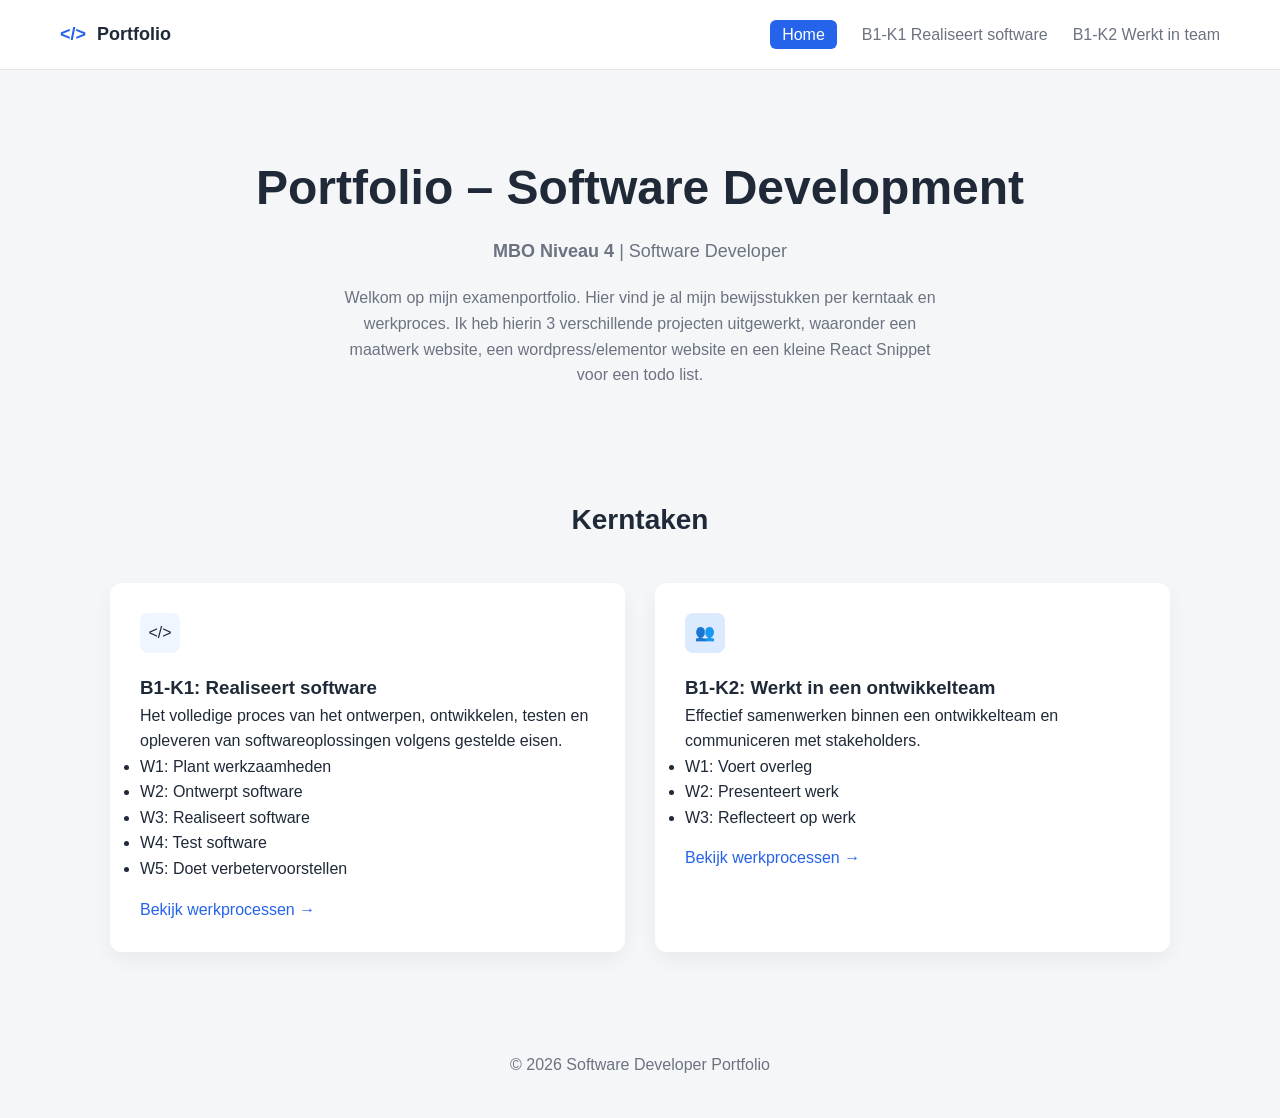
<file: index.html>
<!doctype html>
<html lang="nl">
  <head>
    <meta charset="UTF-8" />
    <meta name="viewport" content="width=device-width, initial-scale=1.0" />

    <title>Portfolio – Software Development</title>

    <link rel="stylesheet" href="css/style.css" />
  </head>

  <body>
    <!-- NAVBAR -->
    <nav class="navbar">
      <div class="nav-container">
        <div class="logo">
          <span class="logo-icon">&lt;/&gt;</span>
          Portfolio
        </div>

        <ul class="nav-links">
          <li>
            <a href="index.html" class="active">Home</a>
          </li>

          <li>
            <a href="kerntaken/b1-k1.html">B1-K1 Realiseert software</a>
          </li>

          <li>
            <a href="kerntaken/b1-k2.html">B1-K2 Werkt in team</a>
          </li>

        </ul>
      </div>
    </nav>

    <!-- HERO -->

    <section class="hero">
      <h1>Portfolio – Software Development</h1>

      <p class="subtitle"><strong>MBO Niveau 4</strong> | Software Developer</p>

      <p class="description">
        Welkom op mijn examenportfolio. Hier vind je al mijn bewijsstukken per kerntaak en werkproces.
        Ik heb hierin 3 verschillende projecten uitgewerkt, waaronder een maatwerk website, een wordpress/elementor website en een kleine React Snippet voor een todo list.
      </p>
    </section>

    <!-- KERNTAKEN -->

    <section class="kerntaken">
      <h2>Kerntaken</h2>

      <div class="kerntaak-grid">
        <!-- KERNTAAK 1 -->

        <div class="kerntaak-card">
          <div class="card-icon blue">&lt;/&gt;</div>

          <h3>B1-K1: Realiseert software</h3>

          <p>
            Het volledige proces van het ontwerpen, ontwikkelen, testen en opleveren van softwareoplossingen volgens
            gestelde eisen.
          </p>

          <ul>
            <li>W1: Plant werkzaamheden</li>
            <li>W2: Ontwerpt software</li>
            <li>W3: Realiseert software</li>
            <li>W4: Test software</li>
            <li>W5: Doet verbetervoorstellen</li>
          </ul>

          <a href="kerntaken/b1-k1.html" class="card-link"> Bekijk werkprocessen → </a>
        </div>

        <!-- KERNTAAK 2 -->

        <div class="kerntaak-card">
          <div class="card-icon gray">👥</div>

          <h3>B1-K2: Werkt in een ontwikkelteam</h3>

          <p>Effectief samenwerken binnen een ontwikkelteam en communiceren met stakeholders.</p>

          <ul>
            <li>W1: Voert overleg</li>
            <li>W2: Presenteert werk</li>
            <li>W3: Reflecteert op werk</li>
          </ul>

          <a href="kerntaken/b1-k2.html" class="card-link"> Bekijk werkprocessen → </a>
        </div>
      </div>
    </section>

    <footer>© 2026 Software Developer Portfolio</footer>
  </body>
</html>
</file>
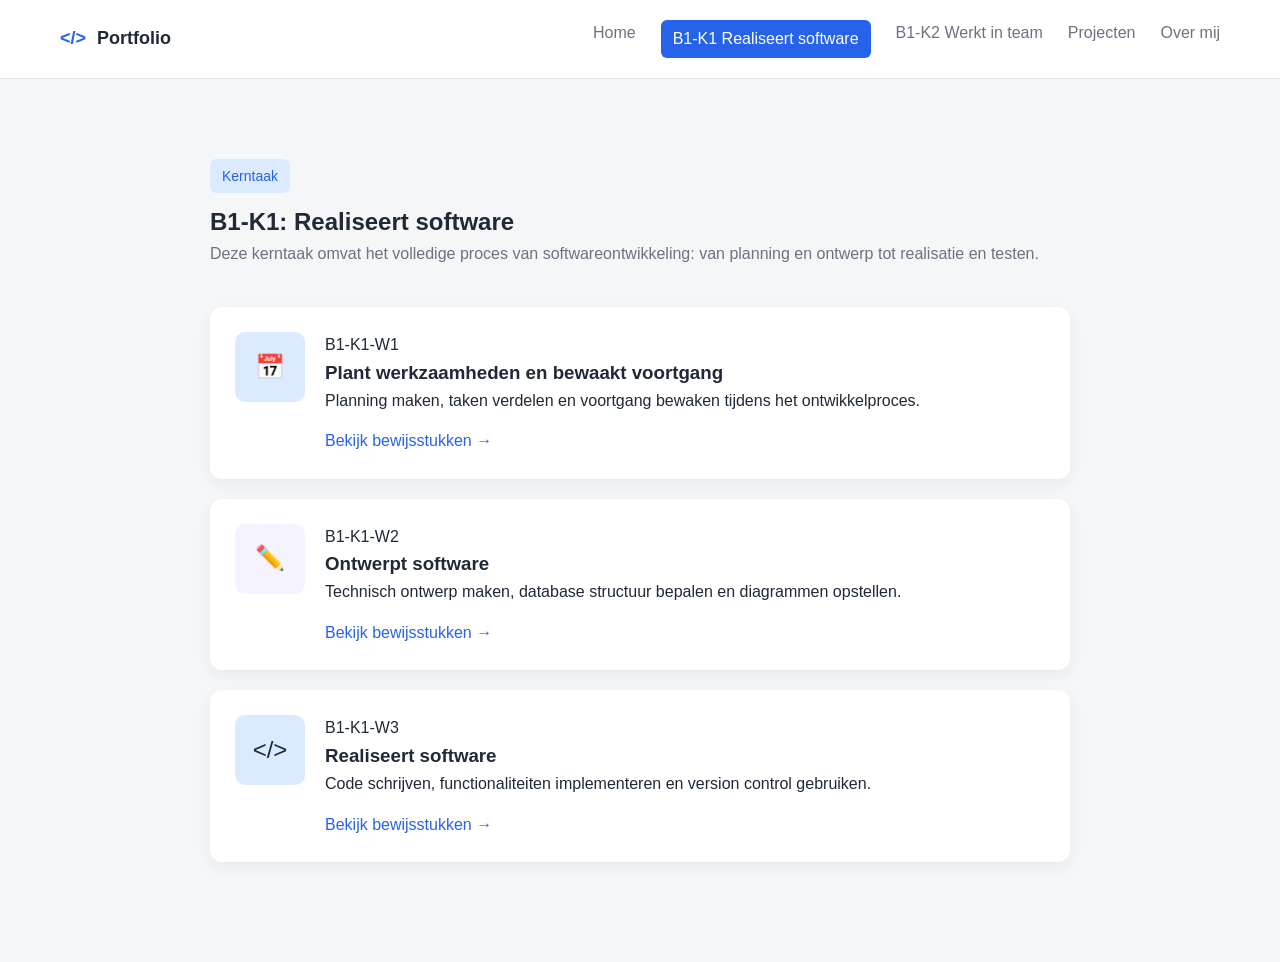
<file: b1-k1.html>
<!doctype html>
<html lang="nl">
  <head>
    <meta charset="UTF-8" />
    <meta name="viewport" content="width=device-width, initial-scale=1.0" />

    <title>B1-K1 Realiseert software</title>

    <link rel="stylesheet" href="css/style.css" />
  </head>

  <body>
    <nav class="navbar">
      <div class="nav-container">
        <div class="logo">
          <span class="logo-icon">&lt;/&gt;</span>
          Portfolio
        </div>

        <ul class="nav-links">
          <li>
            <a href="index.html">Home</a>
          </li>

          <li class="active">B1-K1 Realiseert software</li>

          <li>B1-K2 Werkt in team</li>

          <li>Projecten</li>

          <li>Over mij</li>
        </ul>
      </div>
    </nav>

    <section class="kerntaak-page">
      <span class="tag"> Kerntaak </span>

      <h1>B1-K1: Realiseert software</h1>

      <p class="kerntaak-description">
        Deze kerntaak omvat het volledige proces van softwareontwikkeling: van planning en ontwerp tot realisatie en
        testen.
      </p>

      <!-- WERKPROCES -->

      <div class="werkproces-card">
        <div class="werkproces-icon">📅</div>

        <div class="werkproces-content">
          <span>B1-K1-W1</span>

          <h3>Plant werkzaamheden en bewaakt voortgang</h3>

          <p>Planning maken, taken verdelen en voortgang bewaken tijdens het ontwikkelproces.</p>

          <a class="card-link"> Bekijk bewijsstukken → </a>
        </div>
      </div>

      <div class="werkproces-card">
        <div class="werkproces-icon purple">✏️</div>

        <div class="werkproces-content">
          <span>B1-K1-W2</span>

          <h3>Ontwerpt software</h3>

          <p>Technisch ontwerp maken, database structuur bepalen en diagrammen opstellen.</p>

          <a class="card-link"> Bekijk bewijsstukken → </a>
        </div>
      </div>

      <div class="werkproces-card">
        <div class="werkproces-icon violet">&lt;/&gt;</div>

        <div class="werkproces-content">
          <span>B1-K1-W3</span>

          <h3>Realiseert software</h3>

          <p>Code schrijven, functionaliteiten implementeren en version control gebruiken.</p>

          <a class="card-link"> Bekijk bewijsstukken → </a>
        </div>
      </div>
    </section>
  </body>
</html>
</file>
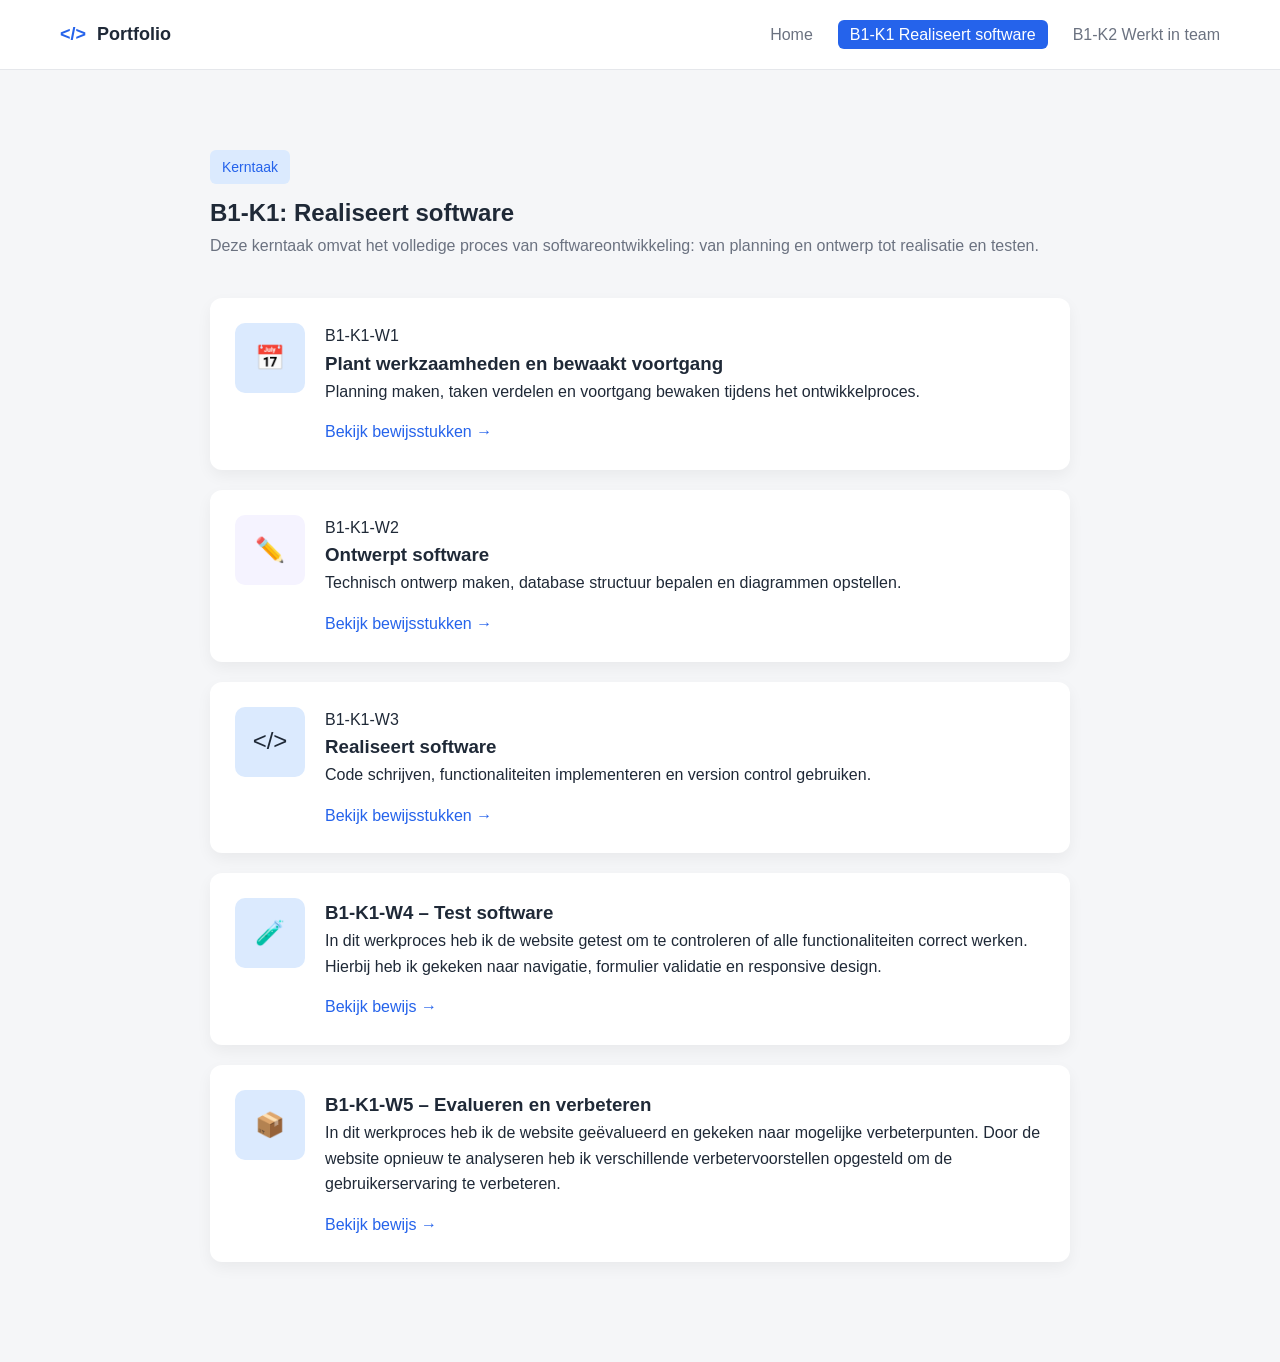
<file: kerntaken/b1-k1.html>
<!doctype html>
<html lang="nl">
  <head>
    <meta charset="UTF-8" />
    <meta name="viewport" content="width=device-width, initial-scale=1.0" />

    <title>B1-K1 Realiseert software</title>

    <link rel="stylesheet" href="../css/style.css" />
  </head>

  <body>
    <nav class="navbar">
      <div class="nav-container">
        <div class="logo">
          <span class="logo-icon">&lt;/&gt;</span>
          Portfolio
        </div>

        <ul class="nav-links">
          <li>
            <a href="../index.html">Home</a>
          </li>

          <li>
            <a href="../kerntaken/b1-k1.html" class="active">B1-K1 Realiseert software</a>
          </li>

          <li>
            <a href="../kerntaken/b1-k2.html">B1-K2 Werkt in team</a>
          </li>
        </ul>
      </div>
    </nav>

    <section class="kerntaak-page">
      <span class="tag"> Kerntaak </span>

      <h1>B1-K1: Realiseert software</h1>

      <p class="kerntaak-description">
        Deze kerntaak omvat het volledige proces van softwareontwikkeling: van planning en ontwerp tot realisatie en
        testen.
      </p>

      <!-- WERKPROCES -->

      <div class="werkproces-card">
        <div class="werkproces-icon">📅</div>

        <div class="werkproces-content">
          <span>B1-K1-W1</span>

          <h3>Plant werkzaamheden en bewaakt voortgang</h3>

          <p>Planning maken, taken verdelen en voortgang bewaken tijdens het ontwikkelproces.</p>

          <a href="../werkprocessen/b1-k1-w1.html" class="card-link"> Bekijk bewijsstukken → </a>
        </div>
      </div>

      <div class="werkproces-card">
        <div class="werkproces-icon purple">✏️</div>

        <div class="werkproces-content">
          <span>B1-K1-W2</span>

          <h3>Ontwerpt software</h3>

          <p>Technisch ontwerp maken, database structuur bepalen en diagrammen opstellen.</p>

          <a href="../werkprocessen/b1-k1-w2.html" class="card-link"> Bekijk bewijsstukken → </a>
        </div>
      </div>

      <div class="werkproces-card">
        <div class="werkproces-icon violet">&lt;/&gt;</div>

        <div class="werkproces-content">
          <span>B1-K1-W3</span>

          <h3>Realiseert software</h3>

          <p>Code schrijven, functionaliteiten implementeren en version control gebruiken.</p>

          <a href="../werkprocessen/b1-k1-w3.html" class="card-link"> Bekijk bewijsstukken → </a>
        </div>
      </div>

      <div class="werkproces-card">
        <div class="werkproces-icon">🧪</div>

        <div>
          <h3>B1-K1-W4 – Test software</h3>

          <p>
            In dit werkproces heb ik de website getest om te controleren of alle functionaliteiten correct werken.
            Hierbij heb ik gekeken naar navigatie, formulier validatie en responsive design.
          </p>

          <a href="../werkprocessen/b1-k1-w4.html" class="card-link"> Bekijk bewijs → </a>
        </div>
      </div>

      <div class="werkproces-card">
        <div class="werkproces-icon">📦</div>

        <div>
          <h3>B1-K1-W5 – Evalueren en verbeteren</h3>

          <p>
            In dit werkproces heb ik de website geëvalueerd en gekeken naar mogelijke verbeterpunten. Door de website
            opnieuw te analyseren heb ik verschillende verbetervoorstellen opgesteld om de gebruikerservaring te verbeteren.
          </p>

          <a href="../werkprocessen/b1-k1-w5.html" class="card-link"> Bekijk bewijs → </a>
        </div>
      </div>
    </section>
  </body>
</html>
</file>
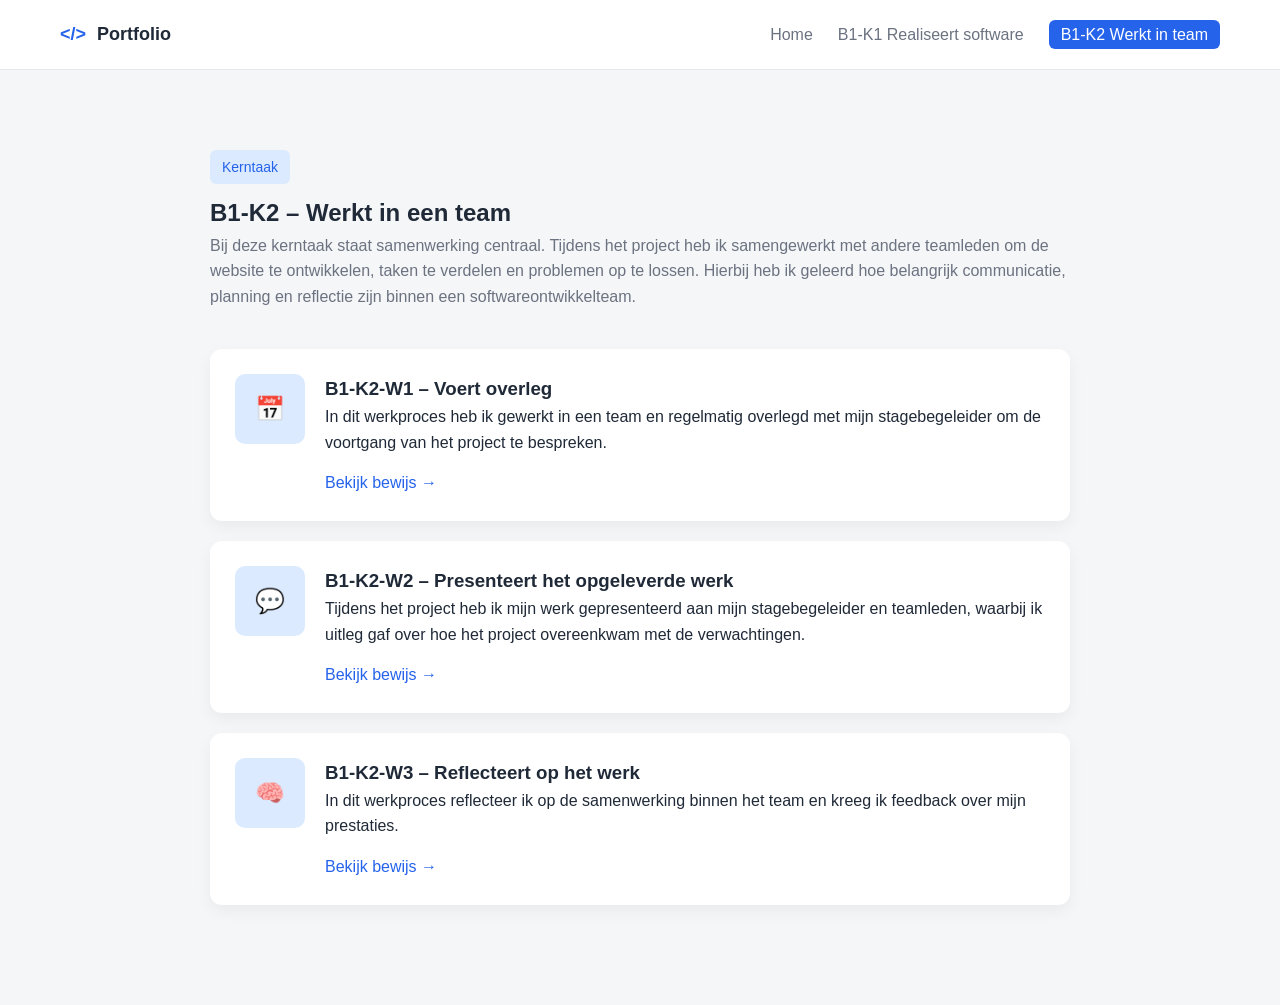
<file: kerntaken/b1-k2.html>
<!doctype html>
<html lang="nl">
  <head>
    <meta charset="UTF-8" />
    <meta name="viewport" content="width=device-width, initial-scale=1.0" />

    <title>B1-K2 | Werkt in een team</title>

    <link rel="stylesheet" href="../css/style.css" />
  </head>

  <body>
    <!-- NAVBAR -->

    <nav class="navbar">
      <div class="nav-container">
        <div class="logo">
          <span class="logo-icon">&lt;/&gt;</span>
          Portfolio
        </div>

        <ul class="nav-links">
          <li>
            <a href="../index.html">Home</a>
          </li>

          <li>
            <a href="b1-k1.html">B1-K1 Realiseert software</a>
          </li>

          <li>
            <a href="b1-k2.html" class="active"> B1-K2 Werkt in team </a>
          </li>
        </ul>
      </div>
    </nav>

    <!-- PAGINA -->

    <section class="kerntaak-page">
      <span class="tag"> Kerntaak </span>

      <h1>B1-K2 – Werkt in een team</h1>

      <p class="kerntaak-description">
        Bij deze kerntaak staat samenwerking centraal. Tijdens het project heb ik samengewerkt met andere teamleden om
        de website te ontwikkelen, taken te verdelen en problemen op te lossen. Hierbij heb ik geleerd hoe belangrijk
        communicatie, planning en reflectie zijn binnen een softwareontwikkelteam.
      </p>

      <!-- WERKPROCESSEN -->

      <div class="werkproces-card">
        <div class="werkproces-icon">📅</div>

        <div>
          <h3>B1-K2-W1 – Voert overleg</h3>

          <p>
            In dit werkproces heb ik gewerkt in een team en regelmatig overlegd met mijn stagebegeleider om de voortgang van het project te bespreken.
          </p>

          <a href="../werkprocessen/b1-k2-w1.html" class="card-link"> Bekijk bewijs → </a>
        </div>
      </div>

      <div class="werkproces-card">
        <div class="werkproces-icon">💬</div>

        <div>
          <h3>B1-K2-W2 – Presenteert het opgeleverde werk</h3>

          <p>
            Tijdens het project heb ik mijn werk gepresenteerd aan mijn stagebegeleider en teamleden, waarbij ik uitleg gaf over hoe het project overeenkwam met de verwachtingen.
          </p>

          <a href="../werkprocessen/b1-k2-w2.html" class="card-link"> Bekijk bewijs → </a>
        </div>
      </div>

      <div class="werkproces-card">
        <div class="werkproces-icon">🧠</div>

        <div>
          <h3>B1-K2-W3 – Reflecteert op het werk</h3>

          <p>
            In dit werkproces reflecteer ik op de samenwerking binnen het team en kreeg ik feedback over mijn prestaties.
          </p>

          <a href="../werkprocessen/b1-k2-w3.html" class="card-link"> Bekijk bewijs → </a>
        </div>
      </div>
    </section>
  </body>
</html>
</file>
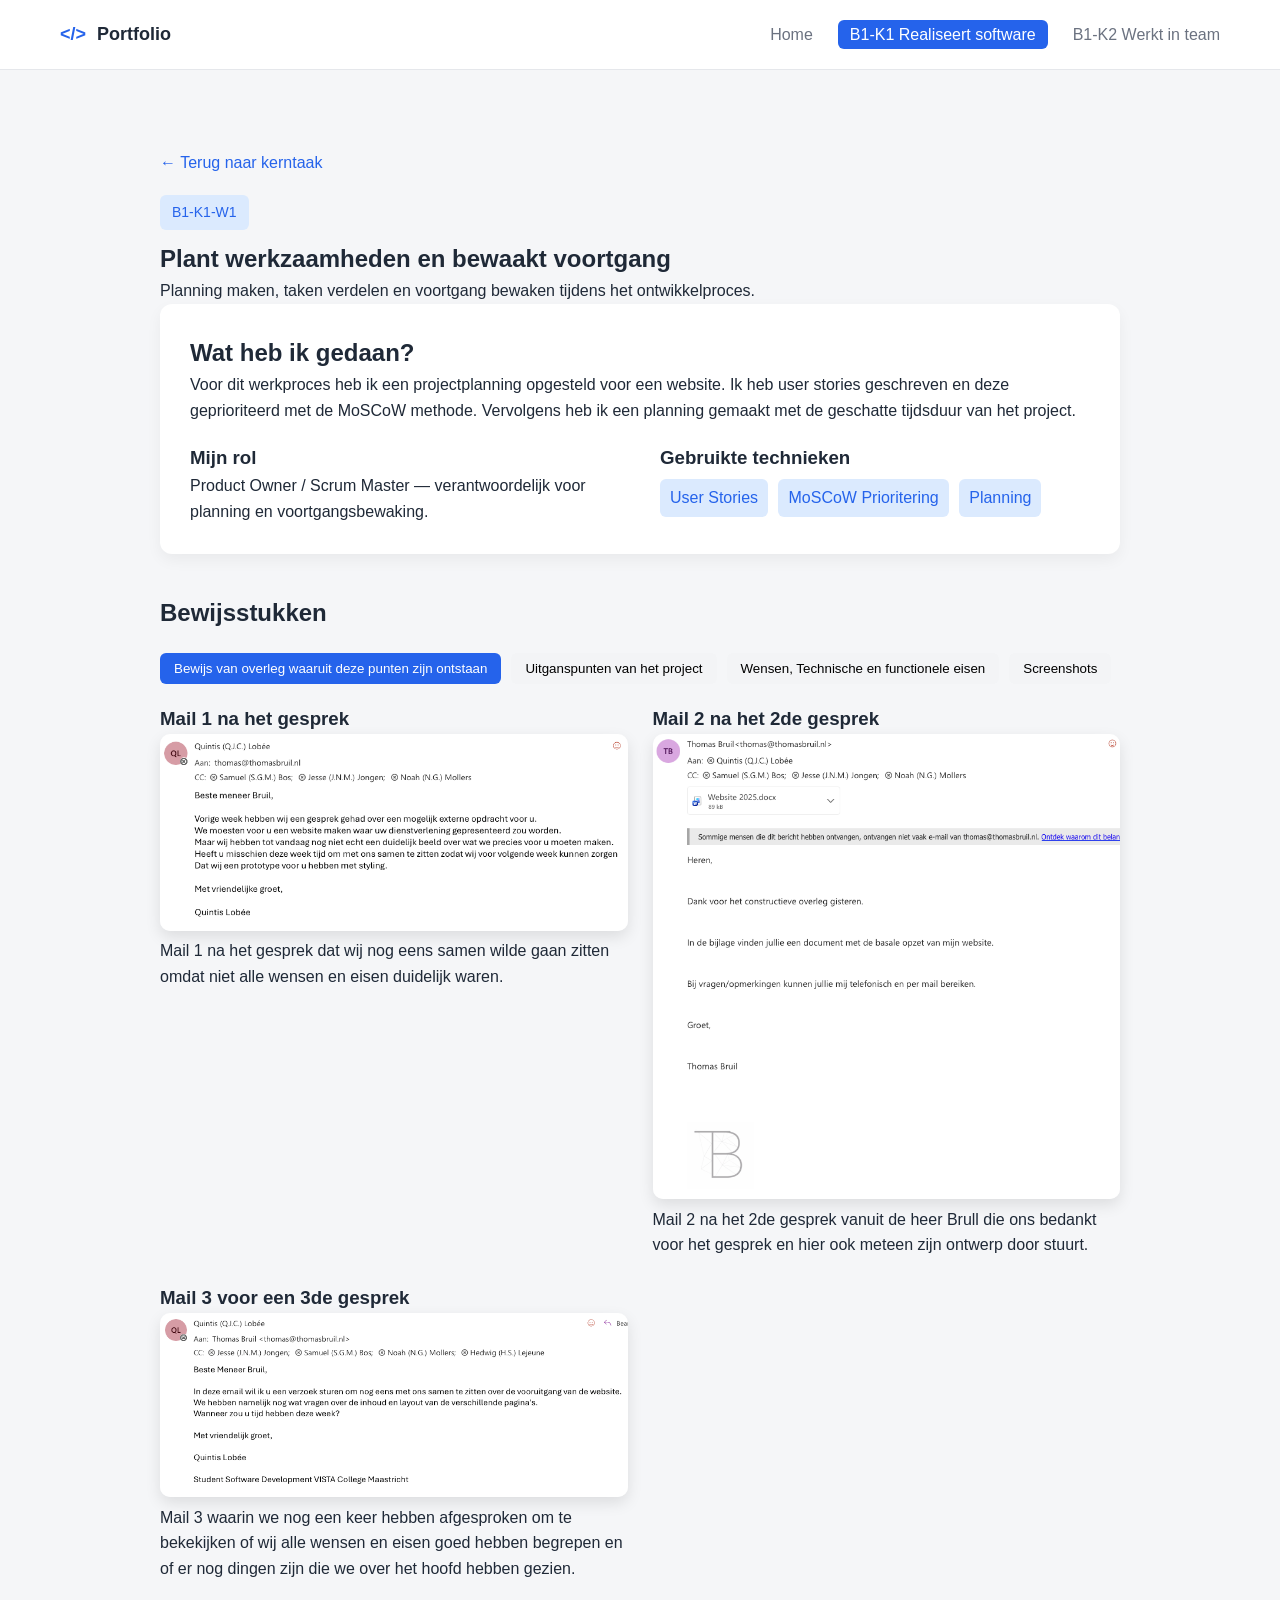
<file: werkprocessen/b1-k1-w1.html>
<!doctype html>
<html lang="nl">
  <head>
    <meta charset="UTF-8" />
    <meta name="viewport" content="width=device-width, initial-scale=1.0" />

    <title>B1-K1-W1 | Bewijsstukken</title>

    <link rel="stylesheet" href="../css/style.css" />
  </head>

  <body>
    <!-- NAVBAR -->
    <nav class="navbar">
      <div class="nav-container">
        <div class="logo">
          <span class="logo-icon">&lt;/&gt;</span>
          Portfolio
        </div>

        <ul class="nav-links">
          <li>
            <a href="../index.html">Home</a>
          </li>
          <li>
            <a href="../kerntaken/b1-k1.html" class="active">B1-K1 Realiseert software</a>
          </li>
          <li>
            <a href="../kerntaken/b1-k2.html">B1-K2 Werkt in team</a>
          </li>
        </ul>
      </div>
    </nav>

    <!-- PAGINA -->
    <section class="bewijs-page">
      <a href="../kerntaken/b1-k1.html" class="back-link"> ← Terug naar kerntaak </a>

      <span class="tag"> B1-K1-W1 </span>

      <h1>Plant werkzaamheden en bewaakt voortgang</h1>

      <p class="intro">Planning maken, taken verdelen en voortgang bewaken tijdens het ontwikkelproces.</p>

      <!-- WAT HEB IK GEDAAN -->
      <div class="info-card">
        <h2>Wat heb ik gedaan?</h2>

        <p>
          Voor dit werkproces heb ik een projectplanning opgesteld voor een website. Ik heb user stories
          geschreven en deze geprioriteerd met de MoSCoW methode. Vervolgens heb ik een planning gemaakt met de
          geschatte tijdsduur van het project.
        </p>

        <div class="info-grid">
          <div>
            <h3>Mijn rol</h3>
            <p>Product Owner / Scrum Master — verantwoordelijk voor planning en voortgangsbewaking.</p>
          </div>
          <div>
            <h3>Gebruikte technieken</h3>
            <div class="tags">
              <span>User Stories</span>
              <span>MoSCoW Prioritering</span>
              <span>Planning</span>
            </div>
          </div>
        </div>

        <div class="tools">
          <h3></h3>
        </div>
      </div>

      <!-- BEWIJSSTUKKEN -->
      <div class="bewijs-card">
        <h2>Bewijsstukken</h2>

        <div class="tabs">
          <button class="tab active" data-tab="screenshots1">Bewijs van overleg waaruit deze punten zijn ontstaan</button>
          <button class="tab" data-tab="documents">Uitganspunten van het project</button>
          <button class="tab" data-tab="code">Wensen, Technische en functionele eisen</button>
          <button class="tab" data-tab="screenshots">Screenshots</button>
        </div>

        <!-- BEWIJS VAN OVERLEG -->
        <div class="tab-content active" id="screenshots1">
          <div class="screenshots-grid">
            <div>
              <h3>Mail 1 na het gesprek</h3>
              <img src="../assets/MailContactThomas/mail1.png" alt="Screenshot 1" />
              <p>Mail 1 na het gesprek dat wij nog eens samen wilde gaan zitten omdat niet alle wensen en eisen duidelijk waren.</p>
            </div>
            <div>
              <h3>Mail 2 na het 2de gesprek</h3>
              <img src="../assets/MailContactThomas/mail3.png" alt="Screenshot 2" />
              <p>Mail 2 na het 2de gesprek vanuit de heer Brull die ons bedankt voor het gesprek en
              hier ook meteen zijn ontwerp door stuurt.</p>
            </div>
            <div>
              <h3>Mail 3 voor een 3de gesprek</h3>
              <img src="../assets/MailContactThomas/mail4.png" alt="Screenshot 3" />
              <p>Mail 3 waarin we nog een keer hebben afgesproken om te bekekijken of wij alle wensen en eisen goed hebben begrepen en of er nog dingen zijn die we over het hoofd hebben gezien.</p>
            </div>
          </div>
        </div>

        <!-- DOCUMENTEN -->
        <div class="tab-content" id="documents">
          <ul class="project-list">
            <li>De huidige website wordt vervangen door een nieuwe website.</li>
            <li>Hosting en domeinnaam zijn al in gebruik en blijven ongewijzigd.</li>
            <li>De website wordt in eerste instantie alleen in het Nederlands ontwikkeld.</li>
            <li>De content van de website (teksten, afbeeldingen en video's) wordt later door de klant aangeleverd.</li>
            <li>De website moet toegankelijk zijn op zowel desktop als mobiele apparaten.</li>
          </ul>
        </div>

        <!-- CODE -->
        <div class="tab-content" id="code">
          <ul class="project-list">
            <h3>Wensen</h3>
            <li>De website moet overeenkomen met het design wat de klant heeft aangeleverd</li>
            <br>
            <h3>Technische eisen</h3>
            <li>De website moet responsief zijn en goed werken op zowel desktop als mobiel</li>
            <li>De website moet basis SEO-optimalisatie bevatten zodat deze beter vindbaar is in de zoekmachines</li>
            <li>Het contactformulier moet gegevens veilig verzenden</li>
            <br>
            <h3>Functionele eisen</h3>
            <li>Een homepagina met 4 duidelijke knoppen die bezoekers naar relevante informatie stuurt</li>
            <li>Subpagina's met als doel een bepaalde doelgroep te informeren</li>
            <li>Een contactformulier waar bezoekers eenvoudig contact met het bedrijf kunnen opnemen</li>
            <li>Een bevestigingsbericht nadat een bezoeker het contactformulier heeft ingevuld en gestuurd</li>
            <li>De optie om video's toe te voegen aan de informatiepagina's</li>
            <li>
              Een duidelijke en eenvoudige navigatiestructuur zodat gebruikers makkelijk de juiste informatie vinden (4
              grote knoppen op de landingspage)
            </li>
          </ul>
        </div>

        <!-- SCREENSHOTS -->
        <div class="tab-content" id="screenshots">
          <div class="screenshots-grid">
            <div>
              <h3>User storys geprioriteerd volgens MoSCoW</h3>
              <img src="../assets/Userstorys(MoSCow).png" alt="Screenshot 1" />
            </div>
            <div>
              <h3>Geschatte tijdsduur van het project</h3>
              <img src="../assets/GeschattePlanning.png" alt="Screenshot 2" />
            </div>
            <div>
              <h3>Voortgang bewaakt met een planning in word</h3>
              <img src="../assets/BewakingPlanning.png" alt="Screenshot 3" />
              <p>Tijdens het project kregen we vaker vanuit de klant niet veel informatie.
                Hierdoor liep de planning veel meer uit dan dat dat uiteindelijk de bedoeling was.
              </p>
            </div>
          </div>
        </div>

      </div><!-- /.bewijs-card -->
    </section><!-- /.bewijs-page -->

    <script src="../js/tabs.js"></script>
  </body>
</html>
</file>
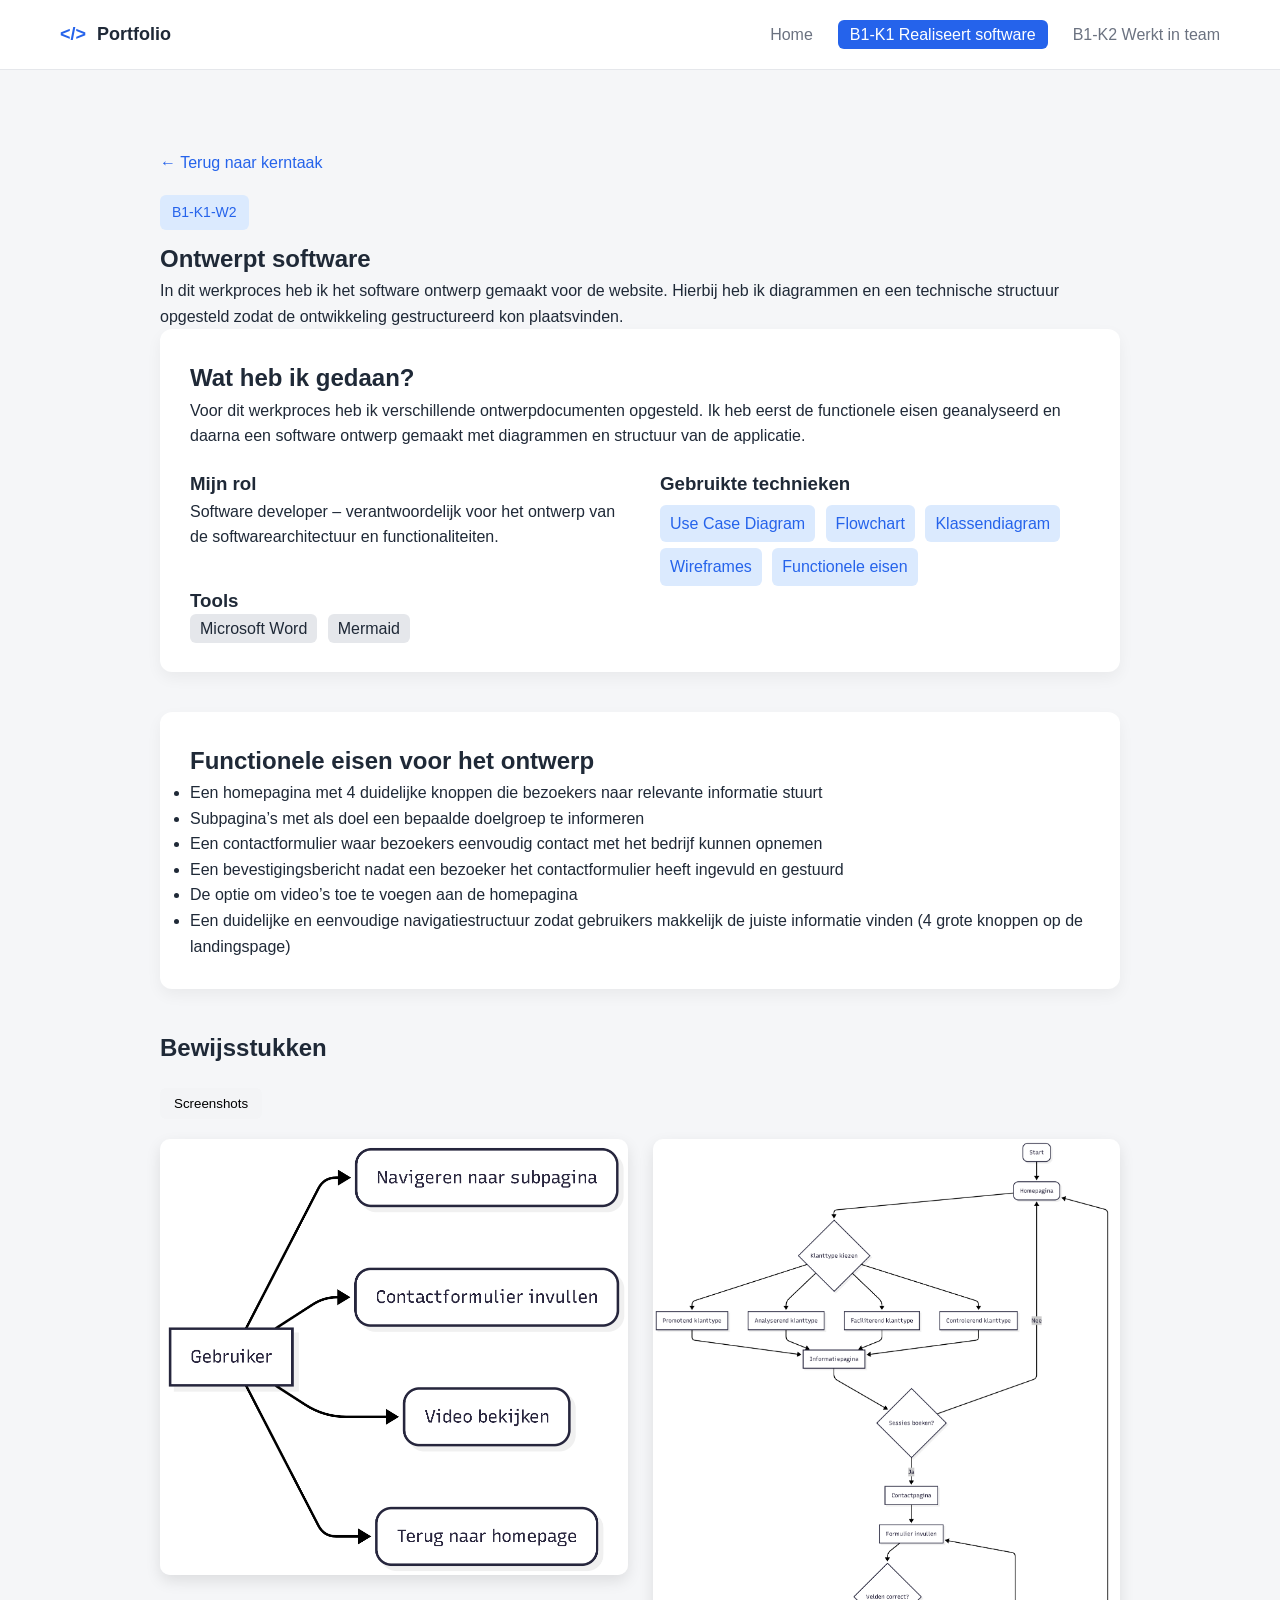
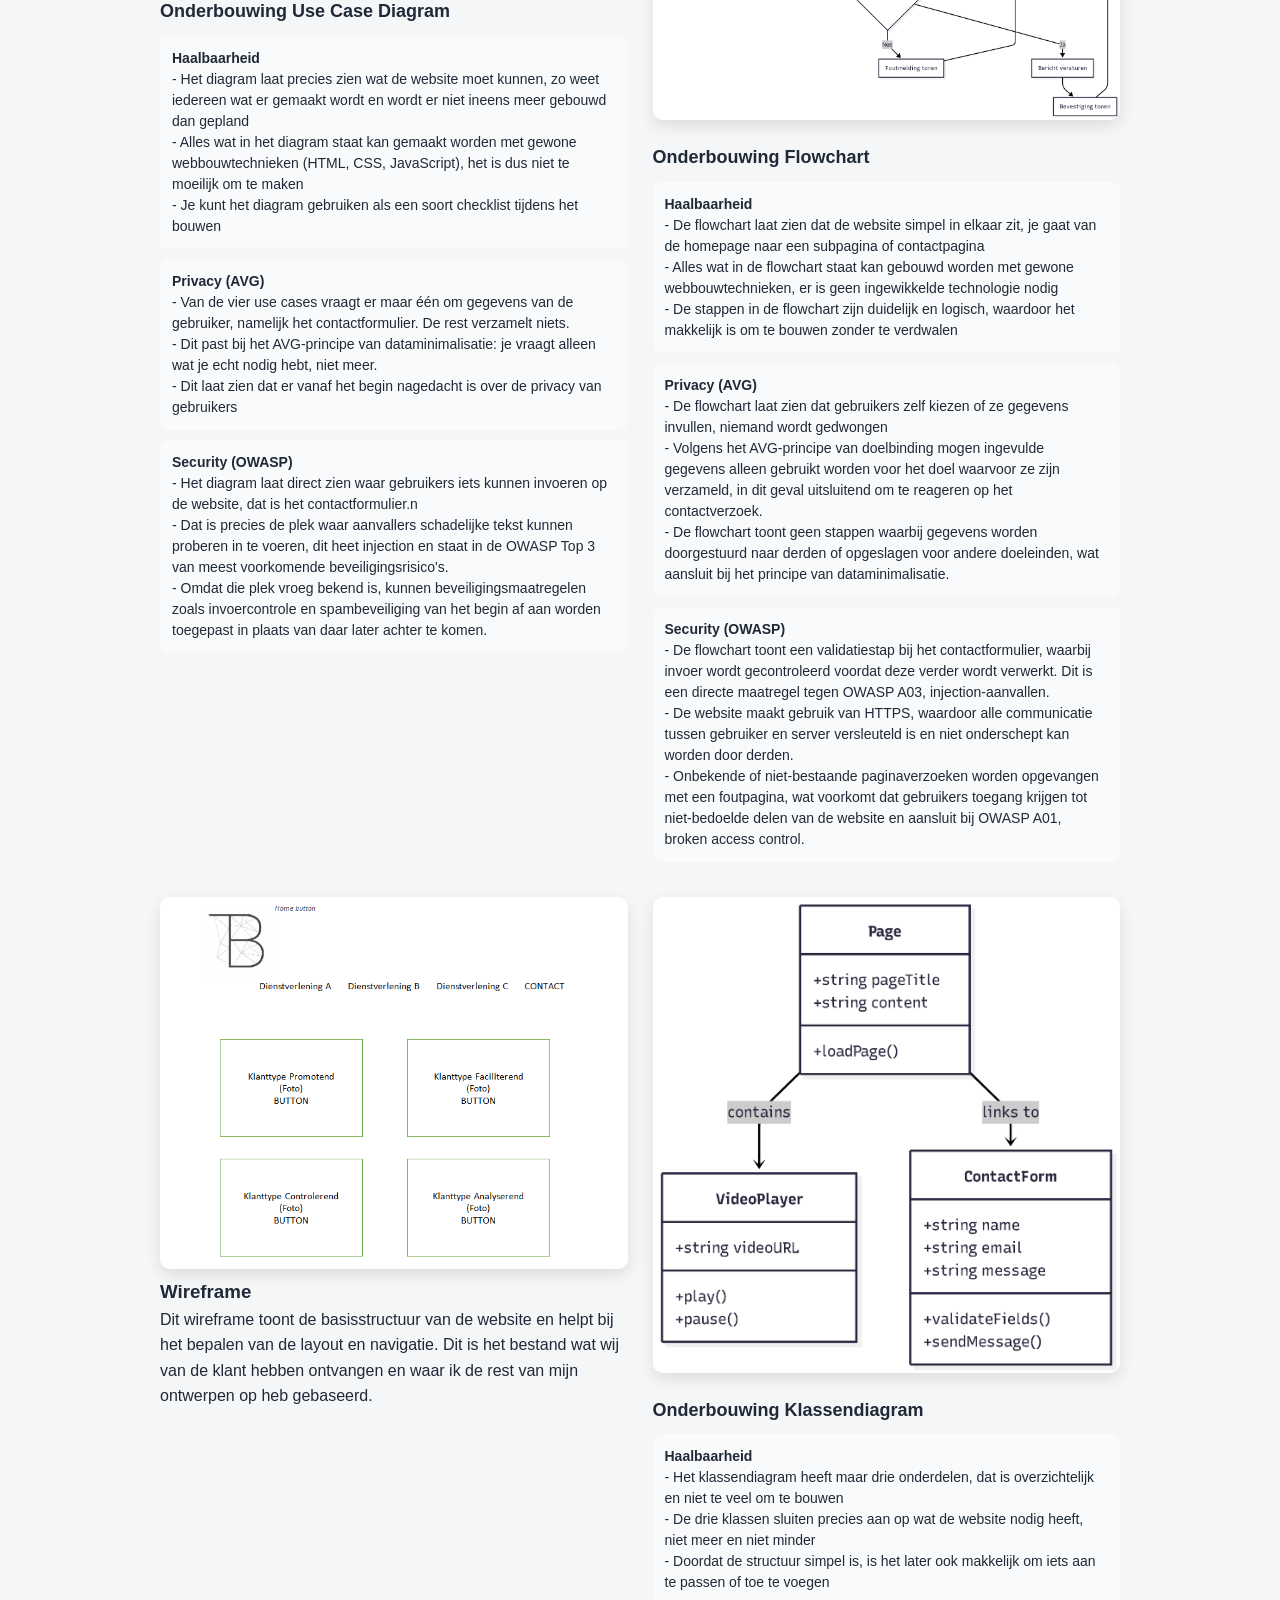
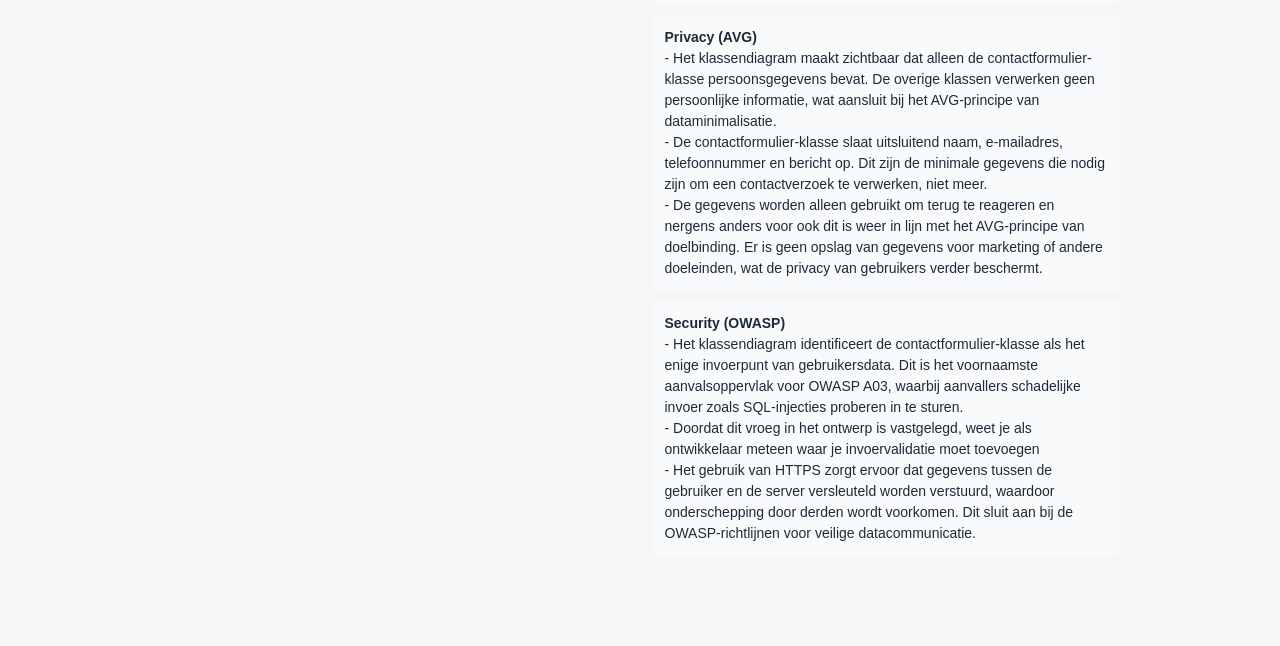
<file: werkprocessen/b1-k1-w2.html>
<!doctype html>
<html lang="nl">
  <head>
    <meta charset="UTF-8" />
    <meta name="viewport" content="width=device-width, initial-scale=1.0" />

    <title>B1-K1-W2 | Ontwerpt software</title>

    <link rel="stylesheet" href="../css/style.css" />
  </head>

  <body>
    <!-- NAVBAR -->

    <nav class="navbar">
      <div class="nav-container">
        <div class="logo">
          <span class="logo-icon">&lt;/&gt;</span>
          Portfolio
        </div>

        <ul class="nav-links">
          <li>
            <a href="../index.html">Home</a>
          </li>

          <li>
            <a href="../kerntaken/b1-k1.html" class="active"> B1-K1 Realiseert software </a>
          </li>

          <li>
            <a href="../kerntaken/b1-k2.html">B1-K2 Werkt in team</a>
          </li>
        </ul>
      </div>
    </nav>

    <!-- PAGINA -->

    <section class="bewijs-page">
      <a href="../kerntaken/b1-k1.html" class="back-link"> ← Terug naar kerntaak </a>

      <span class="tag"> B1-K1-W2 </span>

      <h1>Ontwerpt software</h1>

      <p class="intro">
        In dit werkproces heb ik het software ontwerp gemaakt voor de website. Hierbij heb ik diagrammen en een
        technische structuur opgesteld zodat de ontwikkeling gestructureerd kon plaatsvinden.
      </p>

      <!-- WAT HEB IK GEDAAN -->

      <div class="info-card">
        <h2>Wat heb ik gedaan?</h2>

        <p>
          Voor dit werkproces heb ik verschillende ontwerpdocumenten opgesteld. Ik heb eerst de functionele eisen
          geanalyseerd en daarna een software ontwerp gemaakt met diagrammen en structuur van de applicatie.
        </p>

        <div class="info-grid">
          <div>
            <h3>Mijn rol</h3>

            <p>
              Software developer – verantwoordelijk voor het ontwerp van de softwarearchitectuur en functionaliteiten.
            </p>
          </div>

          <div>
            <h3>Gebruikte technieken</h3>

            <div class="tags">
              <span>Use Case Diagram</span>
              <span>Flowchart</span>
              <span>Klassendiagram</span>
              <span>Wireframes</span>
              <span>Functionele eisen</span>
            </div>
          </div>
        </div>

        <div class="tools">
          <h3>Tools</h3>

          <span>Microsoft Word</span>
          <span>Mermaid</span>
        </div>
      </div>

      <!-- Functionele eisen -->

      <div class="info-card">
        <h2>Functionele eisen voor het ontwerp</h2>

        <ul class="project-list">
          <li>Een homepagina met 4 duidelijke knoppen die bezoekers naar relevante informatie stuurt</li>
          <li>Subpagina’s met als doel een bepaalde doelgroep te informeren</li>
          <li>Een contactformulier waar bezoekers eenvoudig contact met het bedrijf kunnen opnemen</li>
          <li>Een bevestigingsbericht nadat een bezoeker het contactformulier heeft ingevuld en gestuurd</li>
          <li>De optie om video’s toe te voegen aan de homepagina</li>
          <li>
            Een duidelijke en eenvoudige navigatiestructuur zodat gebruikers makkelijk de juiste informatie vinden (4
            grote knoppen op de landingspage)
          </li>
        </ul>
      </div>

      <!-- BEWIJSSTUKKEN -->

      <div class="bewijs-card">
        <h2>Bewijsstukken</h2>

        <div class="tabs">
          <button class="tab" data-tab="screenshots">Screenshots</button>
        </div>

        <!-- SCREENSHOTS -->

        <div class="tab-content active" id="screenshots">
          <div class="screenshots-grid">
            <div class="screenshot-card">
              <img src="../assets/UseCaseDiagram_gebruikersinterface.png" />
              <div class="onderbouwing">
                <h3>Onderbouwing Use Case Diagram</h3>

                <ul class="onderbouwing-lijst">
                  <li>
                    <strong>Haalbaarheid</strong><br />
                    - Het diagram laat precies zien wat de website moet kunnen, zo weet iedereen wat er gemaakt wordt en wordt er niet ineens meer gebouwd dan gepland <br>
                    - Alles wat in het diagram staat kan gemaakt worden met gewone webbouwtechnieken (HTML, CSS, JavaScript), het is dus niet te moeilijk om te maken<br>
                    - Je kunt het diagram gebruiken als een soort checklist tijdens het bouwen
                  </li>

                  <li>
                    <strong>Privacy (AVG)</strong><br />
                    - Van de vier use cases vraagt er maar één om gegevens van de gebruiker, namelijk het contactformulier. De rest verzamelt niets. <br>
                    - Dit past bij het AVG-principe van dataminimalisatie: je vraagt alleen wat je echt nodig hebt, niet meer. <br>
                    - Dit laat zien dat er vanaf het begin nagedacht is over de privacy van gebruikers
                  </li>

                  <li>
                    <strong>Security (OWASP)</strong><br />
                    - Het diagram laat direct zien waar gebruikers iets kunnen invoeren op de website, dat is het contactformulier.n<br />
                    - Dat is precies de plek waar aanvallers schadelijke tekst kunnen proberen in te voeren, dit heet injection en staat in de OWASP Top 3 van meest voorkomende beveiligingsrisico's.<br />
                    - Omdat die plek vroeg bekend is, kunnen beveiligingsmaatregelen zoals invoercontrole en spambeveiliging van het begin af aan worden toegepast in plaats van daar later achter te komen.
                  </li>
                </ul>
              </div>
            </div>

            <div class="screenshot-card">
              <img src="../assets/Flowchart_programmalogica.png" />
              <div class="onderbouwing">
                <h3>Onderbouwing Flowchart</h3>

                <ul class="onderbouwing-lijst">
                  <li>
                    <strong>Haalbaarheid</strong><br />
                    - De flowchart laat zien dat de website simpel in elkaar zit, je gaat van de homepage naar een subpagina of contactpagina<br>
                    - Alles wat in de flowchart staat kan gebouwd worden met gewone webbouwtechnieken, er is geen ingewikkelde technologie nodig<br>
                    - De stappen in de flowchart zijn duidelijk en logisch, waardoor het makkelijk is om te bouwen zonder te verdwalen
                  </li>

                  <li>
                    <strong>Privacy (AVG)</strong><br />
                    - De flowchart laat zien dat gebruikers zelf kiezen of ze gegevens invullen, niemand wordt gedwongen<br />
                    - Volgens het AVG-principe van doelbinding mogen ingevulde gegevens alleen gebruikt worden voor het doel waarvoor ze zijn verzameld, in dit geval uitsluitend om te reageren op het contactverzoek.<br />
                    - De flowchart toont geen stappen waarbij gegevens worden doorgestuurd naar derden of opgeslagen voor andere doeleinden, wat aansluit bij het principe van dataminimalisatie.
                  </li>

                  <li>
                    <strong>Security (OWASP)</strong><br />
                    - De flowchart toont een validatiestap bij het contactformulier, waarbij invoer wordt gecontroleerd voordat deze verder wordt verwerkt. Dit is een directe maatregel tegen OWASP A03, injection-aanvallen.<br />
                    - De website maakt gebruik van HTTPS, waardoor alle communicatie tussen gebruiker en server versleuteld is en niet onderschept kan worden door derden.<br />
                    - Onbekende of niet-bestaande paginaverzoeken worden opgevangen met een foutpagina, wat voorkomt dat gebruikers toegang krijgen tot niet-bedoelde delen van de website en aansluit bij OWASP A01, broken access control.
                  </li>
                </ul>
              </div>
            </div>

            <div class="screenshot-card">
              <img src="../assets/WireFrame_Ontwerp.png" />

              <h3>Wireframe</h3>

              <p>
                Dit wireframe toont de basisstructuur van de website en helpt bij het bepalen van de layout en
                navigatie.
                Dit is het bestand wat wij van de klant hebben ontvangen en waar ik de rest van mijn ontwerpen op heb gebaseerd.
              </p>
            </div>

            <div class="screenshot-card">
              <img src="../assets/Klassendiagram_gegevensstructuur.png" />
              <div class="onderbouwing">
                <h3>Onderbouwing Klassendiagram</h3>

                <ul class="onderbouwing-lijst">
                  <li>
                    <strong>Haalbaarheid</strong><br />
                    - Het klassendiagram heeft maar drie onderdelen, dat is overzichtelijk en niet te veel om te bouwen<br />
                    - De drie klassen sluiten precies aan op wat de website nodig heeft, niet meer en niet minder<br />
                    - Doordat de structuur simpel is, is het later ook makkelijk om iets aan te passen of toe te voegen
                  </li>

                  <li>
                    <strong>Privacy (AVG)</strong><br />
                    - Het klassendiagram maakt zichtbaar dat alleen de contactformulier-klasse persoonsgegevens bevat. De overige klassen verwerken geen persoonlijke informatie, wat aansluit bij het AVG-principe van dataminimalisatie.<br />
                    - De contactformulier-klasse slaat uitsluitend naam, e-mailadres, telefoonnummer en bericht op. Dit zijn de minimale gegevens die nodig zijn om een contactverzoek te verwerken, niet meer.<br />
                    - De gegevens worden alleen gebruikt om terug te reageren en nergens anders voor ook dit is weer in lijn met het AVG-principe van doelbinding. Er is geen opslag van gegevens voor marketing of andere doeleinden, wat de privacy van gebruikers verder beschermt.
                  </li>

                  <li>
                    <strong>Security (OWASP)</strong><br />
                    - Het klassendiagram identificeert de contactformulier-klasse als het enige invoerpunt van gebruikersdata. Dit is het voornaamste aanvalsoppervlak voor OWASP A03, waarbij aanvallers schadelijke invoer zoals SQL-injecties proberen in te sturen.
<br />
                    - Doordat dit vroeg in het ontwerp is vastgelegd, weet je als ontwikkelaar meteen waar je invoervalidatie moet toevoegen<br />
                    - Het gebruik van HTTPS zorgt ervoor dat gegevens tussen de gebruiker en de server versleuteld worden verstuurd, waardoor onderschepping door derden wordt voorkomen. Dit sluit aan bij de OWASP-richtlijnen voor veilige datacommunicatie.
                  </li>
                </ul>
              </div>
            </div>
          </div>
        </div>
      </div>
    <script src="../js/tabs.js"></script>
  </body>
</html>
</file>
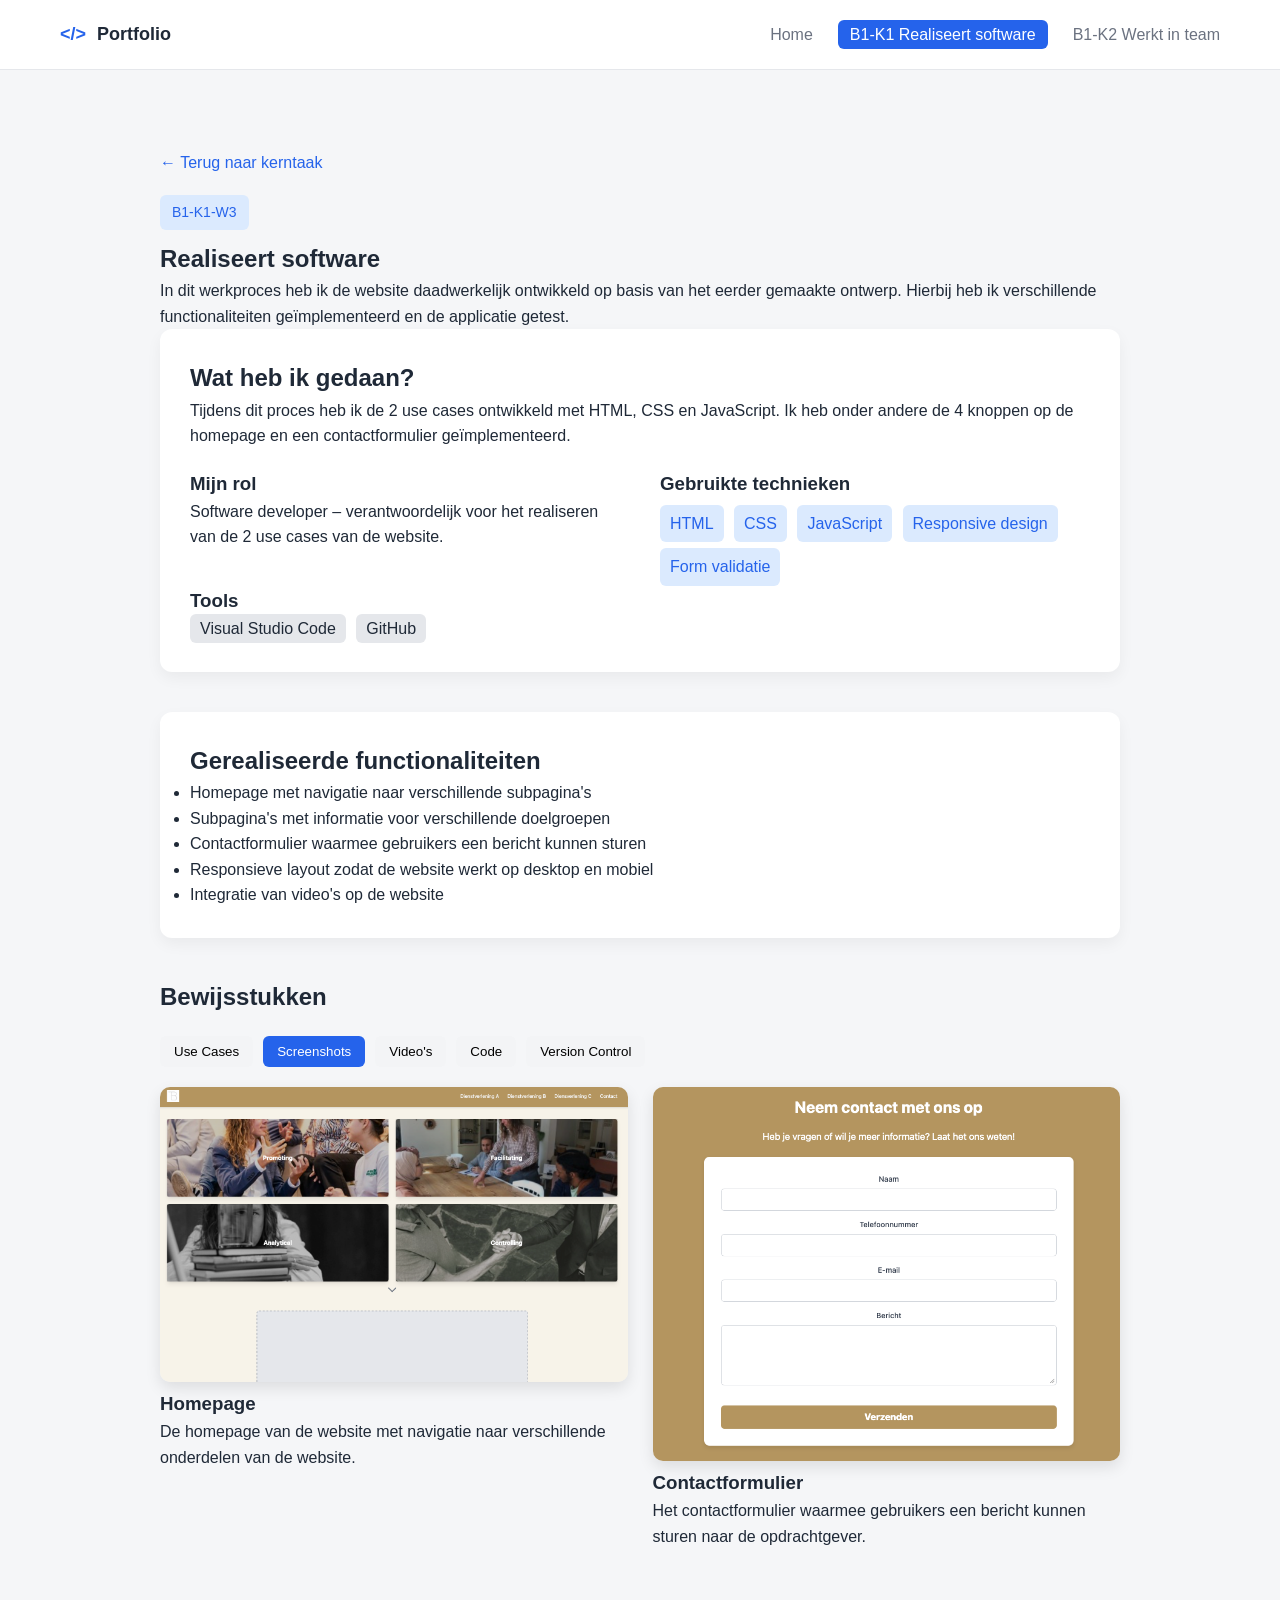
<file: werkprocessen/b1-k1-w3.html>
<!doctype html>
<html lang="nl">
  <head>
    <meta charset="UTF-8" />
    <meta name="viewport" content="width=device-width, initial-scale=1.0" />
    <title>B1-K1-W3 | Realiseert software</title>
    <link rel="stylesheet" href="../css/style.css" />
  </head>

  <body>
    <!-- NAVBAR -->
    <nav class="navbar">
      <div class="nav-container">
        <div class="logo">
          <span class="logo-icon">&lt;/&gt;</span>
          Portfolio
        </div>

        <ul class="nav-links">
          <li><a href="../index.html">Home</a></li>
          <li>
            <a href="../kerntaken/b1-k1.html" class="active">
              B1-K1 Realiseert software
            </a>
          </li>
          <li><a href="../kerntaken/b1-k2.html">B1-K2 Werkt in team</a></li>
        </ul>
      </div>
    </nav>

    <!-- PAGINA -->
    <section class="bewijs-page">
      <a href="../kerntaken/b1-k1.html" class="back-link">
        ← Terug naar kerntaak
      </a>

      <span class="tag"> B1-K1-W3 </span>

      <h1>Realiseert software</h1>

      <p class="intro">
        In dit werkproces heb ik de website daadwerkelijk ontwikkeld op basis
        van het eerder gemaakte ontwerp. Hierbij heb ik verschillende
        functionaliteiten geïmplementeerd en de applicatie getest.
      </p>

      <!-- WAT HEB IK GEDAAN -->
      <div class="info-card">
        <h2>Wat heb ik gedaan?</h2>

        <p>
          Tijdens dit proces heb ik de 2 use cases ontwikkeld met HTML, CSS en
          JavaScript. Ik heb onder andere de 4 knoppen op de homepage en een
          contactformulier geïmplementeerd.
        </p>

        <div class="info-grid">
          <div>
            <h3>Mijn rol</h3>
            <p>
              Software developer – verantwoordelijk voor het realiseren van de 2
              use cases van de website.
            </p>
          </div>

          <div>
            <h3>Gebruikte technieken</h3>
            <div class="tags">
              <span>HTML</span>
              <span>CSS</span>
              <span>JavaScript</span>
              <span>Responsive design</span>
              <span>Form validatie</span>
            </div>
          </div>
        </div>

        <div class="tools">
          <h3>Tools</h3>
          <span>Visual Studio Code</span>
          <span>GitHub</span>
        </div>
      </div>

      <!-- FUNCTIONALITEITEN -->
      <div class="info-card">
        <h2>Gerealiseerde functionaliteiten</h2>

        <ul class="project-list">
          <li>Homepage met navigatie naar verschillende subpagina's</li>
          <li>Subpagina's met informatie voor verschillende doelgroepen</li>
          <li>Contactformulier waarmee gebruikers een bericht kunnen sturen</li>
          <li>
            Responsieve layout zodat de website werkt op desktop en mobiel
          </li>
          <li>Integratie van video's op de website</li>
        </ul>
      </div>

      <!-- BEWIJSSTUKKEN -->
      <div class="bewijs-card">
        <h2>Bewijsstukken</h2>

        <div class="tabs">
          <button class="tab" data-tab="usecases">Use Cases</button>
          <button class="tab active" data-tab="screenshots">Screenshots</button>
          <button class="tab" data-tab="videos">Video's</button>
          <button class="tab" data-tab="code">Code</button>
          <button class="tab" data-tab="versioncontrol">Version Control</button>
        </div>

        <!-- USE CASES -->
        <div class="tab-content" id="usecases">
          <div class="usecase-grid">
            <div class="usecase-card">
              <h3>Use Case 1 – Contactformulier verzenden</h3>
              <p><strong>Actor:</strong> Bezoeker</p>

              <h4>Preconditie</h4>
              <p>De gebruiker bevindt zich op de contactpagina.</p>

              <h4>Beschrijving</h4>
              <ol class="usecase-steps">
                <li>De gebruiker opent de contactpagina</li>
                <li>De gebruiker vult zijn naam in</li>
                <li>De gebruiker vult zijn e-mailadres in</li>
                <li>De gebruiker schrijft een bericht</li>
                <li>De gebruiker klikt op verzenden</li>
                <li>Het systeem controleert de invoer</li>
                <li>Het systeem verstuurt het bericht</li>
                <li>Het systeem toont een bevestiging</li>
              </ol>

              <h4>Postconditie</h4>
              <p>Het bericht is succesvol verzonden.</p>
            </div>

            <div class="usecase-card">
              <h3>Use Case 2 – Navigeren naar een subpagina</h3>
              <p><strong>Actor:</strong> Bezoeker</p>

              <h4>Preconditie</h4>
              <p>De gebruiker bevindt zich op de homepagina.</p>

              <h4>Beschrijving</h4>
              <ol class="usecase-steps">
                <li>De gebruiker opent de homepagina</li>
                <li>De gebruiker ziet vier knoppen</li>
                <li>De gebruiker klikt op een knop</li>
                <li>Het systeem opent de subpagina</li>
                <li>De gebruiker bekijkt de informatie</li>
              </ol>

              <h4>Postconditie</h4>
              <p>De gebruiker bevindt zich op de gekozen subpagina.</p>
            </div>
          </div>
        </div>

        <!-- SCREENSHOTS -->
        <div class="tab-content active" id="screenshots">
          <div class="screenshots-grid">
            <div class="screenshot-card">
              <img src="../assets/HomePage.png" />
              <h3>Homepage</h3>
              <p>
                De homepage van de website met navigatie naar verschillende
                onderdelen van de website.
              </p>
            </div>

            <div class="screenshot-card">
              <img src="../assets/ContactFormulier.png" />
              <h3>Contactformulier</h3>
              <p>
                Het contactformulier waarmee gebruikers een bericht kunnen
                sturen naar de opdrachtgever.
              </p>
            </div>
          </div>
        </div>

        <!-- VIDEO'S -->
        <div class="tab-content" id="videos">
          <div class="video-grid">
            <div class="video-card">
              <video controls>
                <source src="../assets/Use Case 2.mp4" type="video/mp4" />
              </video>
              <h3>Website demonstratie</h3>
              <p>
                In deze video wordt de werking van de website getoond. Hierbij
                worden de verschillende pagina's en navigatie van de website
                gedemonstreerd.
              </p>
            </div>

            <div class="video-card">
              <video controls>
                <source src="../assets/Use Case 1.mp4" type="video/mp4" />
              </video>
              <h3>Contactformulier demonstratie</h3>
              <p>
                In deze video wordt het contactformulier getest en wordt getoond
                hoe een gebruiker een bericht kan versturen. Ook wordt getoond
                hoe het formulier reageert op ongeldige invoer.
              </p>
            </div>
          </div>
        </div>

        <!-- CODE -->
        <div class="tab-content" id="code">
          <div class="info-card">
            <h2>To-Do List in React</h2>
            <p>
              Als bewijslast heb ik een to-do list applicatie ontwikkeld in
              React. Deze code is een voorbeeld van mijn programmeervaardigheden
              en mijn vermogen om een functionele applicatie te bouwen. Tijdens
              mijn stage bij Mouw-IT heb ik gewerkt met Laravel en React, maar
              door omstandigheden buiten mijn controle heb ik hier helaas geen
              code van kunnen bewaren. Om alsnog mijn technische kennis aan te
              tonen heb ik deze applicatie zelfstandig ontwikkeld.
              <br />
            </p>

            <!-- CODE SNIPPET -->
            <h3>Code snippet</h3>
            <div class="code-block">
              <pre><code>
// ─── Imports ─────────────────────────────────────────────────────────────────

// useState is een React hook waarmee je data kunt opslaan en updaten
import { useState } from "react";

// ─── Component ───────────────────────────────────────────────────────────────

/**
 * TodoList component. beheert en toont een lijst van taken.
 */
export default function TodoList() {

  // Sla alle taken op in een array, begint leeg
  const [items, setItems] = useState([]);

  // Sla de tekst op die de gebruiker typt in het invoerveld
  const [input, setInput] = useState("");

  // Telt mee welk ID het volgende item krijgt, begint op 1
  const [nextId, setNextId] = useState(1);

  // ─── Functies ───────────────────────────────────────────────────────────────

  /**
   * Voegt een nieuwe taak toe aan de lijst.
   * Wordt aangeroepen als de gebruiker op "Toevoegen" klikt.
   */
  function addTask() {

    // Als het invoerveld leeg is, doe dan niets
    if (!input.trim()) return;

    // Maak een nieuw taak object aan
    const newItem = {
      id: nextId,    // Geef het item een uniek ID
      task: input,   // Gebruik de tekst uit het invoerveld
      done: false,   // Nieuwe taken zijn standaard niet afgerond
    };

    // Voeg een nieuw item toe, spread(...items) zorgt dat oude items bewaard blijven
    setItems([...items, newItem]);

    // Verhoog het ID voor het volgende item
    setNextId(nextId + 1);

    // Maak het invoerveld leeg na het toevoegen
    setInput("");
  }

  /**
   * Markeert een taak als afgerond of zet hem terug.
   */
  function completeTask(id) {

    // Loop door alle items en wissel done om voor het juiste item
    const updated = items.map((item) =>
      item.id === id ? { ...item, done: !item.done } : item
    );

    // Sla de bijgewerkte lijst op in de state
    setItems(updated);
  }

  /**
   * Verwijdert een taak permanent uit de lijst.
   */
  function deleteTask(id) {

    // Filter het item met dit ID eruit en sla de rest op
    setItems(items.filter((item) => item.id !== id));
  }

  // ─── UI ─────────────────────────────────────────────────────────────────────

  // Wat de gebruiker ziet op de pagina, React geeft dit terug als HTML
  return (
    &lt;div&gt;
      &lt;h2&gt;To-Do Lijst&lt;/h2&gt;

      {/* Invoerveld waar de gebruiker een taak intypt */}
      &lt;input
        type="text"
        value={input}                                  // Gekoppeld aan de input state
        onChange={(e) =&gt; setInput(e.target.value)} // Update state bij elke toetsaanslag
        placeholder="Voer een taak in..."
      /&gt;

      {/* Knop om de taak toe te voegen */}
      &lt;button onClick={addTask}&gt;Toevoegen&lt;/button&gt;

      {/* Loop door alle items en toon ze als een lijst */}
      &lt;ul&gt;
        {items.map((item) =&gt; (
          &lt;li key={item.id}&gt; {/* key is verplicht in React bij een lijst */}

            {/* Taak tekst met doorstreping als het afgerond is */}
            &lt;span style={{ textDecoration: item.done ? "line-through" : "none" }}&gt;
              {item.task}
            &lt;/span&gt;

            {/* Knop om de taak af te ronden of terug te zetten */}
            &lt;button onClick={() =&gt; completeTask(item.id)}&gt;
              {item.done ? "↩ Terugzetten" : "✅ Afgerond"}
            &lt;/button&gt;

            {/* Knop om de taak te verwijderen */}
            &lt;button onClick={() =&gt; deleteTask(item.id)}&gt;❌ Verwijderen&lt;/button&gt;

          &lt;/li&gt;
        ))}
      &lt;/ul&gt;
    &lt;/div&gt;
  );
}
  </code></pre>
            </div>

            <!-- WERKENDE DEMO -->
            <h3 style="margin-top: 2rem">Werkende demo</h3>

            <div id="todo-demo" style="margin-top: 1rem">
              <div style="display: flex; gap: 0.5rem; margin-bottom: 1rem">
                <input
                  type="text"
                  id="todo-input"
                  placeholder="Voer een taak in..."
                  style="
                    flex: 1;
                    padding: 0.5rem;
                    border-radius: 6px;
                    border: 1px solid #ccc;
                  "
                />
                <button onclick="addTask()" style="padding: 0.5rem 1rem">
                  Toevoegen
                </button>
              </div>
              <ul id="todo-list" style="list-style: none; padding: 0"></ul>
            </div>

            <script>
              // Sla alle taken op in een array
              let items = [];

              // Telt mee welk ID het volgende item krijgt
              let nextId = 1;

              // Voegt een nieuwe taak toe aan de lijst
              function addTask() {
                const input = document.getElementById("todo-input");

                // Als het invoerveld leeg is, doe dan niets
                if (!input.value.trim()) return;

                // Maak een nieuw taak object aan
                const newItem = {
                  id: nextId++, // Uniek ID, daarna ophogen
                  task: input.value, // Tekst uit het invoerveld
                  done: false, // Standaard niet afgerond
                };

                // Voeg toe aan de array
                items.push(newItem);

                // Leeg het invoerveld
                input.value = "";

                // Herrender de lijst
                renderList();
              }

              // Markeert een taak als afgerond of zet hem terug
              function completeTask(id) {
                // Zoek het item en wissel done om
                items = items.map((item) =>
                  item.id === id ? { ...item, done: !item.done } : item,
                );
                renderList();
              }

              // Verwijdert een taak uit de lijst
              function deleteTask(id) {
                // Filter het item met dit ID eruit
                items = items.filter((item) => item.id !== id);
                renderList();
              }

              // Tekent de lijst opnieuw op basis van de huidige array
              function renderList() {
                const list = document.getElementById("todo-list");

                // Leeg de lijst eerst
                list.innerHTML = "";

                // Loop door alle items en maak een li element aan
                items.forEach((item) => {
                  const li = document.createElement("li");
                  li.style.cssText =
                    "display:flex; align-items:center; gap:0.5rem; padding:0.5rem 0; border-bottom:1px solid #eee;";

                  // Taak tekst met doorstreping als afgerond
                  li.innerHTML = `
        <span style="flex:1; text-decoration:${item.done ? "line-through" : "none"}">
          ${item.task}
        </span>
        <button onclick="completeTask(${item.id})" style="padding:0.3rem 0.6rem;">
          ${item.done ? "↩ Terugzetten" : "✅ Afgerond"}
        </button>
        <button onclick="deleteTask(${item.id})" style="padding:0.3rem 0.6rem;">
          ❌ Verwijderen
        </button>
      `;

                  list.appendChild(li);
                });
              }

              // Toevoegen met Enter toets
              document
                .getElementById("todo-input")
                .addEventListener("keydown", function (e) {
                  if (e.key === "Enter") addTask();
                });
            </script>
          </div>
        </div>

        <!-- VERSION CONTROL -->
        <div class="tab-content" id="versioncontrol">
          <h3>Versiebeheer met Git en GitHub</h3>
          <p>
            Tijdens de ontwikkeling van de website heb ik gebruik gemaakt van
            Git voor versiebeheer. Git maakt het mogelijk om wijzigingen in de
            code bij te houden en eerdere versies van het project terug te
            halen. De repository van het project is opgeslagen op GitHub.
          </p>

          <a
            href="https://github.com/nmollers/thomasbrull-site"
            class="btn-primary"
            target="_blank"
          >
            Bekijk GitHub repository Site Thomas
          </a>

          <a
            href="https://github.com/nmollers/examen_website"
            class="btn-primary"
            target="_blank"
          >
            Bekijk GitHub repository Examen Website
          </a>

          <div class="screenshots-grid">
            <div class="screenshot-card">
              <img src="../assets/GitThomas.png" />
              <h3>GitHub repository</h3>
              <p>
                De volledige broncode van het project staat opgeslagen in een
                GitHub repository. Hier worden alle bestanden van het project
                beheerd.
              </p>
            </div>

            <div class="screenshot-card">
              <img src="../assets/GitThomasCommit.png" />
              <h3>Commit geschiedenis site Thomas</h3>
              <p>
                GitHub houdt een geschiedenis bij van alle wijzigingen die in
                het project zijn gemaakt. Hierdoor kan de ontwikkeling van de
                software worden gevolgd. Tijdens dit project hebben wij 2 jaar
                terug niet veel commits gedaan omdat we nog lerend waren hoe git
                werkte.
              </p>
            </div>

            <div class="screenshot-card">
              <img src="../assets/GitExamenSiteCommit.png" />
              <h3>Commit geschiedenis Examen Website</h3>
              <p>
                In de commit geschiedenis van de examen website is te zien dat
                er regelmatig commits zijn gemaakt tijdens het ontwikkelproces.
                Hierdoor is goed te volgen hoe de software zich heeft ontwikkeld
                en welke wijzigingen er zijn aangebracht. Dit is een stuk beter
                dan de commit geschiedenis van de site Thomas omdat hier meer
                commits zijn gemaakt en er dus beter te volgen is hoe de
                software zich heeft ontwikkeld.
              </p>
            </div>

            <div class="screenshot-card">
              <img src="../assets/GitProjectStrcutuurThoms.png" />
              <h3>Project structuur</h3>
              <p>
                De repository bevat de volledige projectstructuur van de website
                inclusief HTML, CSS en JavaScript bestanden.
              </p>
            </div>
          </div>
        </div>

        <script src="../js/tabs.js"></script>
      </div>
    </section>
  </body>
</html>
</file>
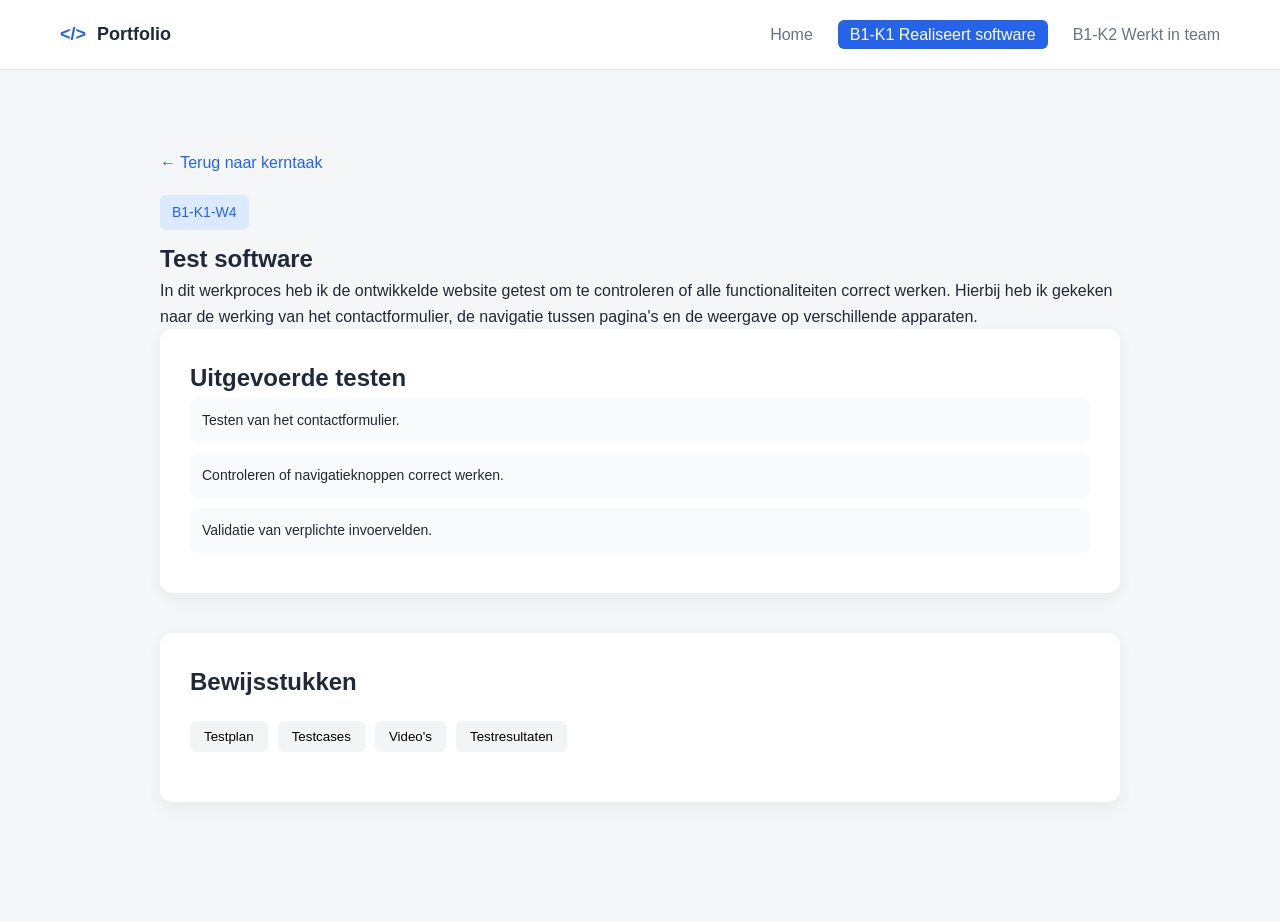
<file: werkprocessen/b1-k1-w4.html>
<!doctype html>
<html lang="nl">
  <head>
    <meta charset="UTF-8" />
    <meta name="viewport" content="width=device-width, initial-scale=1.0" />

    <title>B1-K1-W4 | Test software</title>

    <link rel="stylesheet" href="../css/style.css" />
  </head>

  <body>
    <!-- NAVBAR -->

    <nav class="navbar">
      <div class="nav-container">
        <div class="logo">
          <span class="logo-icon">&lt;/&gt;</span>
          Portfolio
        </div>

        <ul class="nav-links">
          <li>
            <a href="../index.html">Home</a>
          </li>

          <li>
            <a href="../kerntaken/b1-k1.html" class="active"> B1-K1 Realiseert software </a>
          </li>

          <li>
            <a href="../kerntaken/b1-k2.html">B1-K2 Werkt in team</a>
          </li>
        </ul>
      </div>
    </nav>

    <!-- PAGINA -->

    <section class="bewijs-page">
      <a href="../kerntaken/b1-k1.html" class="back-link"> ← Terug naar kerntaak </a>

      <span class="tag"> B1-K1-W4 </span>

      <h1>Test software</h1>

      <p class="intro">
        In dit werkproces heb ik de ontwikkelde website getest om te controleren of alle functionaliteiten correct
        werken. Hierbij heb ik gekeken naar de werking van het contactformulier, de navigatie tussen pagina's en de
        weergave op verschillende apparaten.
      </p>

      <!-- UITGEVOERDE TESTEN -->

      <div class="info-card">
        <h2>Uitgevoerde testen</h2>

        <ul class="onderbouwing-lijst">
          <li>Testen van het contactformulier.</li>

          <li>Controleren of navigatieknoppen correct werken.</li>

          <li>Validatie van verplichte invoervelden.</li>
        </ul>
      </div>

      <!-- BEWIJSSTUKKEN -->

      <div class="info-card">
        <h2>Bewijsstukken</h2>

        <div class="tabs">
          <button class="tab" data-tab="testplan">Testplan</button>

          <button class="tab" data-tab="testcases">Testcases</button>

          <button class="tab" data-tab="videos">Video's</button>

          <button class="tab" data-tab="testresultaten">Testresultaten</button>
        </div>
        <!-- TESTPLAN -->

        <div class="tab-content" id="testplan">
          <h2>Testplan</h2>

          <h3>Doel van het testplan</h3>
          <p>
            Het doel van dit testplan is om te controleren of de functionaliteiten van de website correct functioneren
            volgens de gestelde eisen en use cases.
          </p>

          <h3>Use cases</h3>
          <ul class="onderbouwing-lijst">
            <li>UC1: Navigeren via knoppen op de homepagina</li>
            <li>UC2: Verzenden van het contactformulier</li>
          </ul>

          <h3>Te testen functionaliteiten</h3>
          <ul class="onderbouwing-lijst">
            <li>Navigeren via knoppen op de homepagina</li>
            <li>Correct functioneren van het contactformulier</li>
            <li>Validatie van invoervelden</li>
            <li>Bevestigingsmelding na verzenden</li>
            <li>Foutafhandeling bij onjuiste invoer</li>
          </ul>
        </div>

        <!-- TESTCASES -->

        <div class="tab-content" id="testcases">
          <h3>Testcases</h3>

          <p>
            Onderstaande testcases controleren of de functionaliteiten van de website correct werken en de use cases
            volledig worden afgedekt.
          </p>

          <div class="testcase-grid">
            <!-- NAVIGATIE TESTS -->

            <div class="testcase-block">
              <h4>UC1: Navigatie via homepagina</h4>

              <table class="test-table">
                <tr>
                  <th>Testcase</th>
                  <th>Actie</th>
                  <th>Verwacht resultaat</th>
                </tr>

                <tr>
                  <td>TC1</td>
                  <td>Klik op het "Logo" in de navigatiebalk</td>
                  <td>Gebruiker blijft op de homepagina (/home)</td>
                </tr>

                <tr>
                  <td>TC2</td>
                  <td>Klik op "Promoting" knop</td>
                  <td>Gebruiker wordt doorgestuurd naar /promoting pagina</td>
                </tr>

                <tr>
                  <td>TC3</td>
                  <td>Klik op "Facilitating" knop</td>
                  <td>Gebruiker wordt doorgestuurd naar /facilitatingpagina</td>
                </tr>

                <tr>
                  <td>TC4</td>
                  <td>Klik op "Analytical" knop</td>
                  <td>Gebruiker wordt doorgestuurd naar /analytical pagina</td>
                </tr>

                <tr>
                  <td>TC5</td>
                  <td>Klik meerdere keren snel achter elkaar op een navigatieknop</td>
                  <td>Pagina laadt correct zonder fouten of vastlopen</td>
                </tr>
              </table>
            </div>

            <!-- CONTACTFORMULIER TESTS -->

            <div class="testcase-block">
              <h4>UC2: Contactformulier</h4>

              <table class="test-table">
                <tr>
                  <th>Testcase</th>
                  <th>Actie</th>
                  <th>Verwacht resultaat</th>
                </tr>

                <tr>
                  <td>TC6</td>
                  <td>Vul alle velden correct in en klik op verzenden</td>
                  <td>Formulier wordt succesvol verzonden en bevestigingsmelding "Bericht verzonden" verschijnt</td>
                </tr>

                <tr>
                  <td>TC7</td>
                  <td>Laat een verplicht veld leeg en klik op verzenden</td>
                  <td>Foutmelding "Dit veld is verplicht" verschijnt onder het lege veld</td>
                </tr>

                <tr>
                  <td>TC8</td>
                  <td>Voer een ongeldig e-mailadres in (bijv. test@)</td>
                  <td>Foutmelding "Voer een geldig e-mailadres in" verschijnt</td>
                </tr>

                <tr>
                  <td>TC9</td>
                  <td>Laat alle velden leeg en klik op verzenden</td>
                  <td>Voor alle verplichte velden verschijnen foutmeldingen</td>
                </tr>

                <tr>
                  <td>TC10</td>
                  <td>Voer alleen spaties in bij invoervelden</td>
                  <td>Validatie detecteert lege invoer en toont foutmelding</td>
                </tr>

                <tr>
                  <td>TC11</td>
                  <td>Voer extreem lange tekst in (bijv. 500+ karakters)</td>
                  <td>Formulier accepteert invoer of geeft duidelijke foutmelding zonder crash</td>
                </tr>

                <tr>
                  <td>TC12</td>
                  <td>Klik meerdere keren snel op verzenden</td>
                  <td>Formulier wordt slechts één keer verzonden en geen dubbele inzendingen ontstaan</td>
                </tr>

                <tr>
                  <td>TC13</td>
                  <td>Ververs de pagina na het invullen van het formulier</td>
                  <td>Ingevoerde data wordt gereset of gebruiker krijgt waarschuwing</td>
                </tr>
              </table>
            </div>
          </div>
        </div>

        <!-- VIDEOS -->

        <div class="tab-content" id="videos">
          <div class="screenshots-grid">
            <div class="video-card">
              <video controls>
                <source src="../assets/Use Case 1.mp4" type="video/mp4" />
              </video>

              <h3>Test contactformulier</h3>

              <p>Demonstratie van formulier validatie.</p>
            </div>

            <div class="video-card">
              <video controls>
                <source src="../assets/Use Case 2.mp4" type="video/mp4" />
              </video>

              <h3>Navigatie test</h3>

              <p>Demonstratie van navigatie door website.</p>
            </div>
          </div>
        </div>

        <!-- TESTRESULTATEN -->

        <div class="tab-content" id="testresultaten">
          <h3>Testresultaten</h3>

          <p>
            Onderstaande tabel toont de resultaten van alle uitgevoerde testcases. Alle functionaliteiten zijn getest op
            basis van de opgestelde use cases. Per testcase is een resultaat en conclusie opgenomen.
          </p>

          <div class="testcase-grid">
            <!-- NAVIGATIE RESULTATEN -->

            <div class="testcase-block">
              <h4>UC1: Navigatie via knoppen</h4>

              <table class="test-table">
                <tr>
                  <th>Testcase</th>
                  <th>Resultaat</th>
                  <th>Status</th>
                  <th>Conclusie</th>
                </tr>

                <tr>
                  <td>TC1</td>
                  <td>Home knop houdt gebruiker op de homepagina</td>
                  <td class="status-pass">Geslaagd</td>
                  <td>Navigatie werkt correct</td>
                </tr>

                <tr>
                  <td>TC2</td>
                  <td>Over-ons pagina wordt correct geladen</td>
                  <td class="status-pass">Geslaagd</td>
                  <td>Navigatie werkt correct</td>
                </tr>

                <tr>
                  <td>TC3</td>
                  <td>Diensten pagina wordt correct geladen</td>
                  <td class="status-pass">Geslaagd</td>
                  <td>Navigatie werkt correct</td>
                </tr>

                <tr>
                  <td>TC4</td>
                  <td>Contactpagina wordt correct geladen</td>
                  <td class="status-pass">Geslaagd</td>
                  <td>Navigatie werkt correct</td>
                </tr>

                <tr>
                  <td>TC5</td>
                  <td>Bij meerdere klikken blijft de website stabiel zonder fouten</td>
                  <td class="status-pass">Geslaagd</td>
                  <td>Applicatie is stabiel onder herhaald gebruik</td>
                </tr>
              </table>
            </div>

            <!-- CONTACTFORMULIER RESULTATEN -->

            <div class="testcase-block">
              <h4>UC2: Contactformulier</h4>

              <table class="test-table">
                <tr>
                  <th>Testcase</th>
                  <th>Resultaat</th>
                  <th>Status</th>
                  <th>Conclusie</th>
                </tr>

                <tr>
                  <td>TC6</td>
                  <td>Formulier wordt succesvol verzonden en bevestigingsmelding verschijnt</td>
                  <td class="status-pass">Geslaagd</td>
                  <td>Formulier werkt correct</td>
                </tr>

                <tr>
                  <td>TC7</td>
                  <td>Foutmelding verschijnt bij leeg verplicht veld</td>
                  <td class="status-pass">Geslaagd</td>
                  <td>Validatie werkt correct</td>
                </tr>

                <tr>
                  <td>TC8</td>
                  <td>Ongeldig e-mailadres wordt geweigerd met foutmelding</td>
                  <td class="status-pass">Geslaagd</td>
                  <td>E-mailvalidatie werkt correct</td>
                </tr>

                <tr>
                  <td>TC9</td>
                  <td>Alle velden leeg → foutmeldingen verschijnen bij elk veld</td>
                  <td class="status-pass">Geslaagd</td>
                  <td>Validatie dekt alle verplichte velden</td>
                </tr>

                <tr>
                  <td>TC10</td>
                  <td>Spaties worden niet geaccepteerd als geldige invoer</td>
                  <td class="status-pass">Geslaagd</td>
                  <td>Inputvalidatie werkt correct</td>
                </tr>

                <tr>
                  <td>TC11</td>
                  <td>Lange invoer wordt correct verwerkt zonder fouten</td>
                  <td class="status-pass">Geslaagd</td>
                  <td>Formulier is robuust bij grote input</td>
                </tr>

                <tr>
                  <td>TC12</td>
                  <td>Meerdere keren klikken resulteert niet in dubbele verzending</td>
                  <td class="status-fail">Gefaald</td>
                  <td>Dubbele submits worden niet voorkomen, dit naderhand aangepast en meegenomen in de verbetervoorstelleln</td>
                </tr>

                <tr>
                  <td>TC13</td>
                  <td>Pagina refresh reset het formulier correct</td>
                  <td class="status-pass">Geslaagd</td>
                  <td>Gedrag bij refresh is correct</td>
                </tr>
              </table>
            </div>
          </div>
        </div>

        <script src="../js/tabs.js"></script>
      </div>
    </section>
  </body>
</html>
</file>
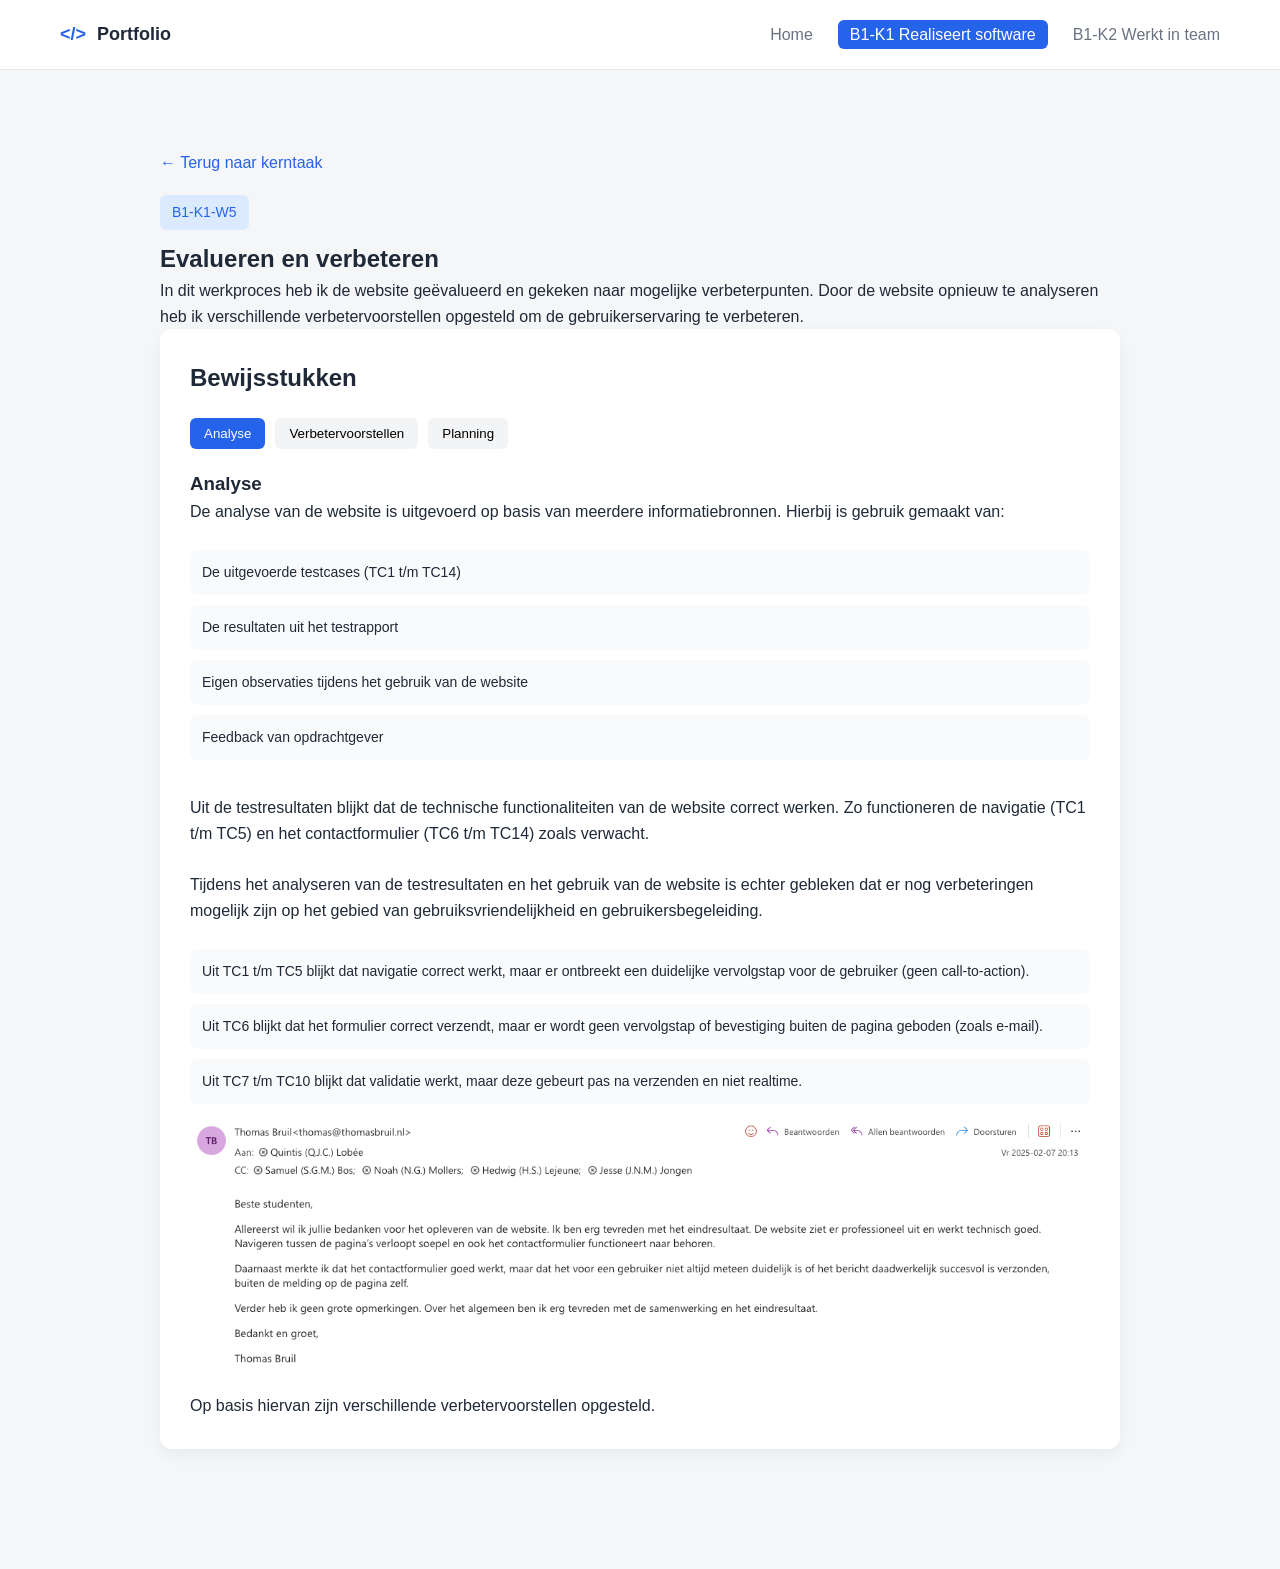
<file: werkprocessen/b1-k1-w5.html>
<!doctype html>
<html lang="nl">
  <head>
    <meta charset="UTF-8" />
    <meta name="viewport" content="width=device-width, initial-scale=1.0" />

    <title>B1-K1-W5 | Evalueren en verbeteren</title>

    <link rel="stylesheet" href="../css/style.css" />
  </head>

  <body>
    <!-- NAVBAR -->

    <nav class="navbar">
      <div class="nav-container">
        <div class="logo">
          <span class="logo-icon">&lt;/&gt;</span>
          Portfolio
        </div>

        <ul class="nav-links">
          <li>
            <a href="../index.html">Home</a>
          </li>

          <li>
            <a href="../kerntaken/b1-k1.html" class="active"> B1-K1 Realiseert software </a>
          </li>

          <li>
            <a href="../kerntaken/b1-k2.html">B1-K2 Werkt in team</a>
          </li>
        </ul>
      </div>
    </nav>

    <!-- PAGINA -->

    <section class="bewijs-page">
      <a href="../kerntaken/b1-k1.html" class="back-link"> ← Terug naar kerntaak </a>

      <span class="tag"> B1-K1-W5 </span>

      <h1>Evalueren en verbeteren</h1>

      <p class="intro">
        In dit werkproces heb ik de website geëvalueerd en gekeken naar mogelijke verbeterpunten. Door de website
        opnieuw te analyseren heb ik verschillende verbetervoorstellen opgesteld om de gebruikerservaring te verbeteren.
      </p>

      <!-- BEWIJSSTUKKEN -->

      <div class="info-card">
        <h2>Bewijsstukken</h2>

        <div class="tabs">
          <button class="tab active" data-tab="analyse">Analyse</button>

          <button class="tab" data-tab="verbeteringen">Verbetervoorstellen</button>

          <button class="tab" data-tab="planning">Planning</button>
        </div>

        <!-- ANALYSE -->

        <div class="tab-content active" id="analyse">
          <h3>Analyse</h3>

          <p>
            De analyse van de website is uitgevoerd op basis van meerdere informatiebronnen. Hierbij is gebruik gemaakt
            van:
          </p>
          <br />

          <ul class="onderbouwing-lijst">
            <li>De uitgevoerde testcases (TC1 t/m TC14)</li>
            <li>De resultaten uit het testrapport</li>
            <li>Eigen observaties tijdens het gebruik van de website</li>
            <li>Feedback van opdrachtgever</li>
          </ul>

          <p>
            <br />
            Uit de testresultaten blijkt dat de technische functionaliteiten van de website correct werken. Zo
            functioneren de navigatie (TC1 t/m TC5) en het contactformulier (TC6 t/m TC14) zoals verwacht.
          </p>

          <p>
            <br />
            Tijdens het analyseren van de testresultaten en het gebruik van de website is echter gebleken dat er nog
            verbeteringen mogelijk zijn op het gebied van gebruiksvriendelijkheid en gebruikersbegeleiding.
          </p>
          <br />

          <ul class="onderbouwing-lijst">
            <li>
              Uit TC1 t/m TC5 blijkt dat navigatie correct werkt, maar er ontbreekt een duidelijke vervolgstap voor de
              gebruiker (geen call-to-action).
            </li>
            <li>
              Uit TC6 blijkt dat het formulier correct verzendt, maar er wordt geen vervolgstap of bevestiging buiten de
              pagina geboden (zoals e-mail).
            </li>
            <li>Uit TC7 t/m TC10 blijkt dat validatie werkt, maar deze gebeurt pas na verzenden en niet realtime.</li>
            <img src="../assets/FeedbackMailKlant.png" alt="Feedback mail klant" class="analyse-image" />
          </ul>


          <p>Op basis hiervan zijn verschillende verbetervoorstellen opgesteld.</p>
        </div>

        <!-- VERBETERVOORSTELLEN -->

        <div class="tab-content" id="verbeteringen">
          <h3>Verbetervoorstellen</h3>

          <!-- VERBETERING 1 -->

          <h4>Verbetering 1 – Toevoegen van een duidelijke call-to-action</h4>

          <p>
            Uit testcases TC1 t/m TC5 blijkt dat de navigatie correct functioneert, maar dat gebruikers na het bekijken
            van de homepage geen duidelijke vervolgstap krijgen.
          </p>

          <p>
            <strong>Verbetervoorstel:</strong><br />
            Voeg onder de vier klanttypes een duidelijke knop toe met de tekst:
            <em>“Plan een kennismakingsgesprek”</em>. Deze knop verwijst naar de contactpagina.
          </p>

          <p>
            <strong>Resultaat:</strong> De gebruiker wordt actief gestuurd naar het opnemen van contact, wat de
            conversie verhoogt.
          </p>
          <br>

          <!-- VERBETERING 2 -->

          <h4>Verbetering 2 – Verbeteren van de customer journey</h4>

          <p>
            Uit de analyse van de testresultaten blijkt dat de stappen die een gebruiker doorloopt niet duidelijk genoeg
            op elkaar aansluiten.
          </p>

          <p>
            <strong>Verbetervoorstel:</strong><br />
            De structuur van de website aanpassen naar:
          </p>
          <br>

          <ol class="onderbouwing-lijst">
            <li>Homepage (introductie + klanttypes)</li>
            <li>Informatieve pagina (uitleg)</li>
            <li>Call-to-action knop</li>
            <li>Contactformulier</li>
          </ol>
          <br>

          <p><strong>Resultaat:</strong> De gebruiker wordt stap voor stap begeleid naar het opnemen van contact.</p>
          <br>

          <!-- VERBETERING 3 -->

          <h4>Verbetering 3 – Realtime validatie van het contactformulier</h4>

          <p>Uit testcases TC7 t/m TC10 blijkt dat validatie correct werkt, maar pas na het klikken op verzenden.</p>

          <p>
            <strong>Verbetervoorstel:</strong><br />
            Voeg realtime validatie toe zodat fouten direct zichtbaar zijn tijdens het invoeren.
          </p>

          <p><strong>Resultaat:</strong> De gebruiker krijgt direct feedback en maakt minder fouten.</p>
          <br>

          <!-- VERBETERING 4 -->

          <h4>Verbetering 4 – Dubbele submits voorkomen</h4>

          <p>Uit testcase TC12 blijkt dat de gebruiker meerdere keren kan klikken op het verzendknop, wat leidt tot dubbele submits.</p>

          <p>
            <strong>Verbetervoorstel:</strong><br />
            Voeg een functie toe om de verzendknop uit te schakelen na de eerste klik.
          </p>

          <p><strong>Resultaat:</strong> De gebruiker kan maar één keer klikken op het verzendknop.</p>
          <br>

          <!-- VERBETERING 5 -->

          <h4>Verbetering 5 – Bevestigingsmail na verzenden</h4>

          <p>
            Uit testcase TC6 blijkt dat het formulier correct wordt verzonden, maar de gebruiker geen externe
            bevestiging ontvangt.
          </p>

          <p>
            <strong>Verbetervoorstel:</strong><br />
            Verstuur automatisch een bevestigingsmail na het verzenden van het formulier.
          </p>

          <p><strong>Resultaat:</strong> De gebruiker heeft zekerheid dat het bericht succesvol is verzonden.</p>
        </div>

        <!-- PLANNING -->

        <div class="tab-content" id="planning">
          <h3>Planning van de verbeteringen</h3>

          <p>
            Onderstaande planning toont de werkzaamheden die nodig zijn om de verbeteringen te realiseren. Elke taak is
            gekoppeld aan een specifiek verbetervoorstel.
          </p>

          <table class="planning-table">
            <tr>
              <th>Taak</th>
              <th>Duur</th>
            </tr>

            <tr>
              <td>Analyse van testresultaten en verbeterpunten</td>
              <td>1 dag</td>
            </tr>

            <tr>
              <td>Ontwerpen Call-to-action knop (Verbetering 1)</td>
              <td>0.5 dag</td>
            </tr>

            <tr>
              <td>Implementeren Call-to-action op homepage (Verbetering 1)</td>
              <td>1 dag</td>
            </tr>

            <tr>
              <td>Ontwerpen verbeterde customer journey (Verbetering 2)</td>
              <td>2 dagen</td>
            </tr>

            <tr>
              <td>Implementeren nieuwe navigatiestructuur (Verbetering 2)</td>
              <td>2 dagen</td>
            </tr>

            <tr>
              <td>Implementeren realtime validatie (Verbetering 3)</td>
              <td>1 dag</td>
            </tr>

            <tr>
              <td>Implementeren dubbele submits voorkomen (Verbetering 4)</td>
              <td>1 dag</td>
            </tr>

            <tr>
              <td>Implementeren bevestigingsmail (Verbetering 5)</td>
              <td>1 dag</td>
            </tr>

            <tr>
              <td>Testen van alle verbeteringen</td>
              <td>1 dag</td>
            </tr>

            <tr>
              <td>Bugfixes en optimalisaties</td>
              <td>2 dagen</td>
            </tr>

            <tr>
              <td>Oplevering van de verbeterde website</td>
              <td>1 dag</td>
            </tr>
          </table>
        </div>
        <script src="../js/tabs.js"></script>
      </div>
    </section>
  </body>
</html>
</file>
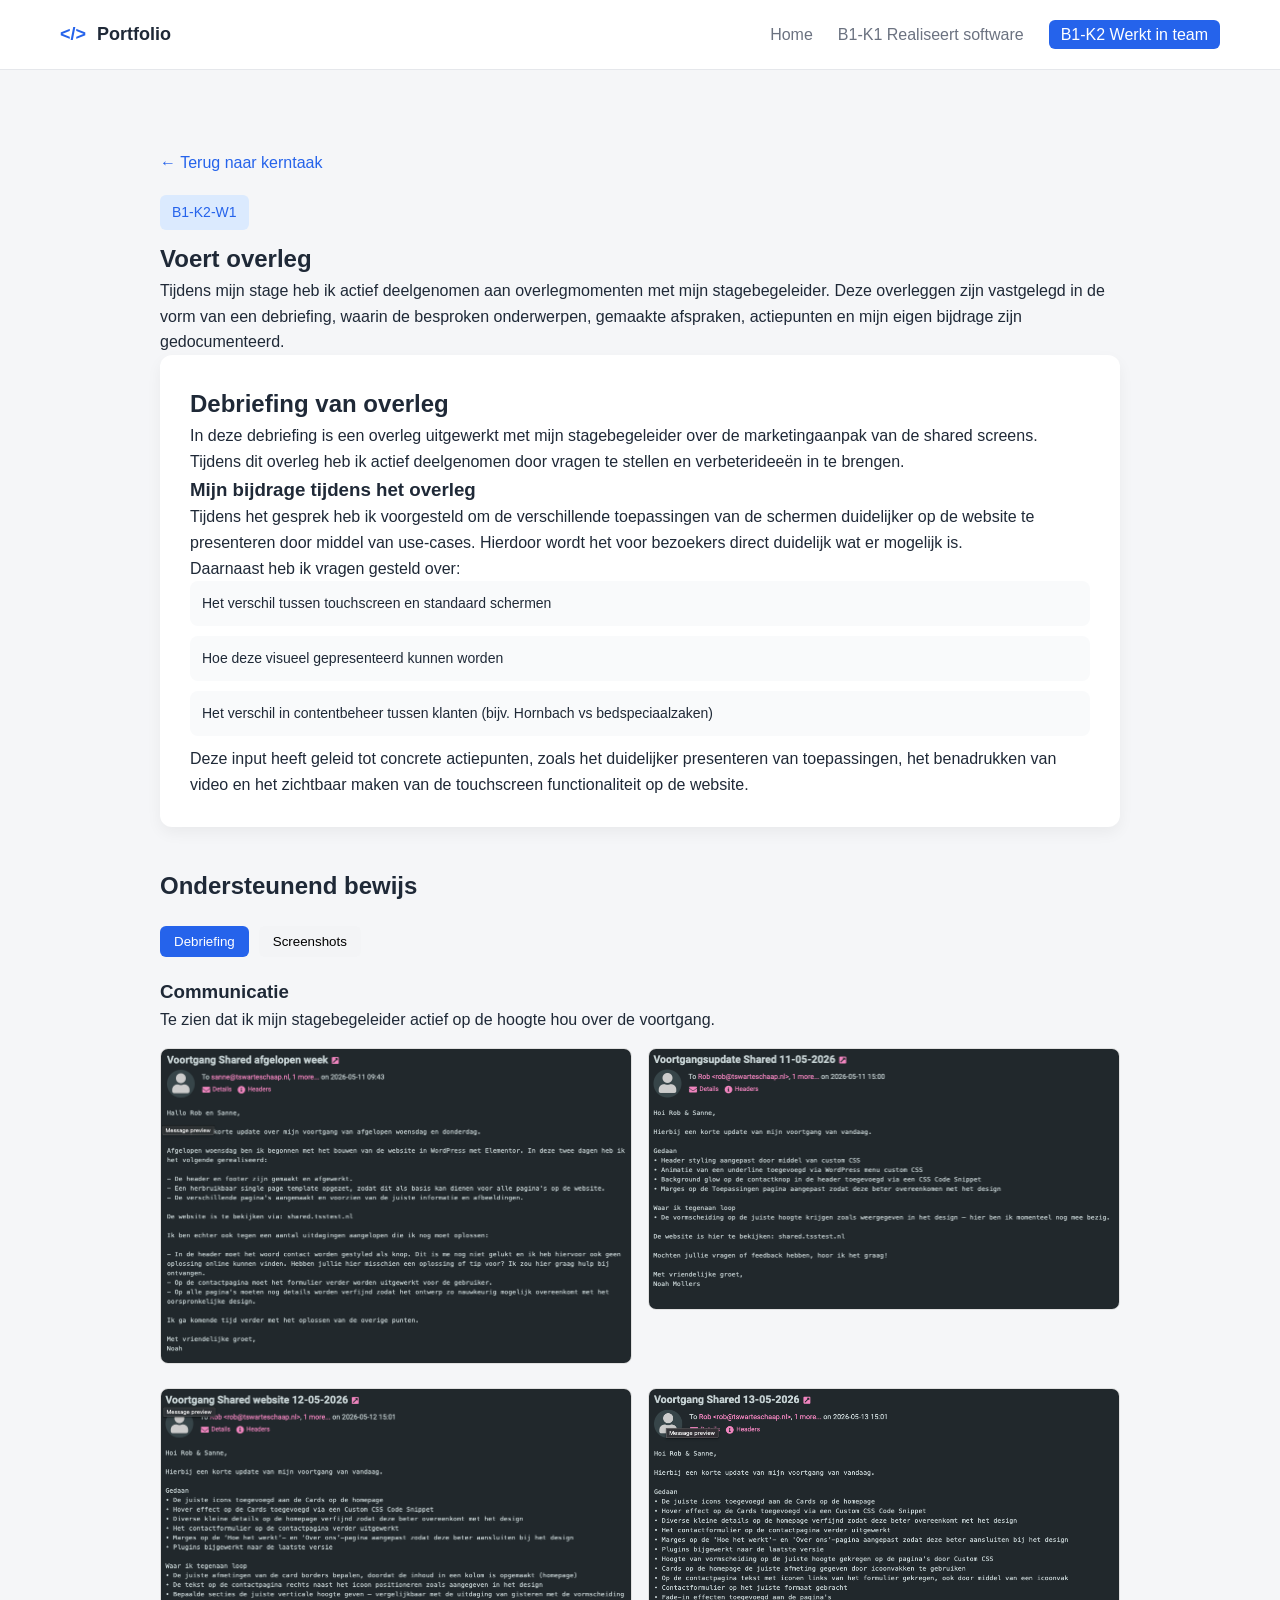
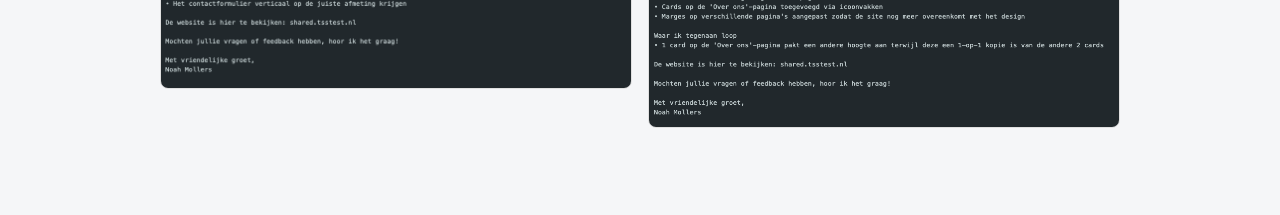
<file: werkprocessen/b1-k2-w1.html>
<!doctype html>
<html lang="nl">
  <head>
    <meta charset="UTF-8" />
    <meta name="viewport" content="width=device-width, initial-scale=1.0" />

    <title>B1-K2-W1 | Voert overleg</title>

    <link rel="stylesheet" href="../css/style.css" />

    <style>
      /* 2x2 screenshot grid */
      .screenshots-2x2 {
        display: grid;
        grid-template-columns: 1fr 1fr;
        gap: 1rem;
        margin-top: 1rem;
      }

      .screenshots-2x2 .screenshot-card img {
        width: 100%;
        height: auto;
        border-radius: 8px;
        border: 1px solid #e0e0e0;
      }

      /* PDF viewer */
      .pdf-viewer {
        width: 100%;
        height: 800px;
        border: none;
        border-radius: 8px;
        margin-top: 1rem;
      }

      /* Responsive: op mobiel onder elkaar */
      @media (max-width: 600px) {
        .screenshots-2x2 {
          grid-template-columns: 1fr;
        }
      }
    </style>
  </head>

  <body>
    <nav class="navbar">
      <div class="nav-container">
        <div class="logo">
          <span class="logo-icon">&lt;/&gt;</span>
          Portfolio
        </div>

        <ul class="nav-links">
          <li><a href="../index.html">Home</a></li>
          <li><a href="../kerntaken/b1-k1.html">B1-K1 Realiseert software</a></li>
          <li><a href="../kerntaken/b1-k2.html" class="active">B1-K2 Werkt in team</a></li>
        </ul>
      </div>
    </nav>

    <section class="bewijs-page">
      <a href="../kerntaken/b1-k2.html" class="back-link"> ← Terug naar kerntaak </a>

      <span class="tag">B1-K2-W1</span>

      <h1>Voert overleg</h1>

      <p class="intro">
        Tijdens mijn stage heb ik actief deelgenomen aan overlegmomenten met mijn stagebegeleider.
        Deze overleggen zijn vastgelegd in de vorm van een debriefing,
        waarin de besproken onderwerpen, gemaakte afspraken, actiepunten en mijn eigen bijdrage zijn gedocumenteerd.
      </p>

      <!-- DEBRIEFING -->
      <div class="info-card">
        <h2>Debriefing van overleg</h2>

        <p>
          In deze debriefing is een overleg uitgewerkt met mijn stagebegeleider over de marketingaanpak van de shared screens.
          Tijdens dit overleg heb ik actief deelgenomen door vragen te stellen en verbeterideeën in te brengen.
        </p>

        <h3>Mijn bijdrage tijdens het overleg</h3>

        <p>
          Tijdens het gesprek heb ik voorgesteld om de verschillende toepassingen van de schermen duidelijker op de website
          te presenteren door middel van use-cases. Hierdoor wordt het voor bezoekers direct duidelijk wat er mogelijk is.
        </p>

        <p>Daarnaast heb ik vragen gesteld over:</p>

        <ul class="onderbouwing-lijst">
          <li>Het verschil tussen touchscreen en standaard schermen</li>
          <li>Hoe deze visueel gepresenteerd kunnen worden</li>
          <li>Het verschil in contentbeheer tussen klanten (bijv. Hornbach vs bedspeciaalzaken)</li>
        </ul>

        <p>
          Deze input heeft geleid tot concrete actiepunten, zoals het duidelijker presenteren van toepassingen,
          het benadrukken van video en het zichtbaar maken van de touchscreen functionaliteit op de website.
        </p>
      </div>

      <!-- ONDERSTEUNEND BEWIJS -->
      <div class="bewijs-card">
        <h2>Ondersteunend bewijs</h2>

        <div class="tabs">
          <button class="tab active" data-tab="debriefing">Debriefing</button>
          <button class="tab " data-tab="screenshots">Screenshots</button>
        </div>

        <!-- SCREENSHOTS TAB -->
        <div class="tab-content active" id="screenshots">
          <h3>Communicatie</h3>
          <p>Te zien dat ik mijn stagebegeleider actief op de hoogte hou over de voortgang.</p>

          <div class="screenshots-2x2">
            <div class="screenshot-card">
              <img src="../assets/voortgangmail1.png" alt="Voortgang mail 1" />
            </div>
            <div class="screenshot-card">
              <img src="../assets/voortgangmail2.png" alt="Voortgang mail 2" />
            </div>
            <div class="screenshot-card">
              <img src="../assets/voortgangmail3.png" alt="Voortgang mail 3" />
            </div>
            <div class="screenshot-card">
              <img src="../assets/voortgangmail4.png" alt="Voortgang mail 4" />
            </div>
          </div>
        </div>

        <!-- DEBRIEFING TAB -->
        <div class="tab-content" id="debriefing">
          <h3>Volledige debriefing</h3>
          <p>Hieronder is de volledige debriefing direct leesbaar:</p>

          <iframe
            class="pdf-viewer"
            src="../assets/Swarte Schaap/Debriefing Shared Screens 26-03 3.pdf"
            type="application/pdf"
          >
            <p>
              Je browser ondersteunt geen PDF weergave.
              <a href="../assets/Swarte Schaap/Debriefing Shared Screens 26-03 3.pdf" target="_blank">
                Klik hier om de PDF te openen.
              </a>
            </p>
          </iframe>
        </div>
      </div>

    </section>

    <script src="../js/tabs.js"></script>
  </body>
</html>
</file>
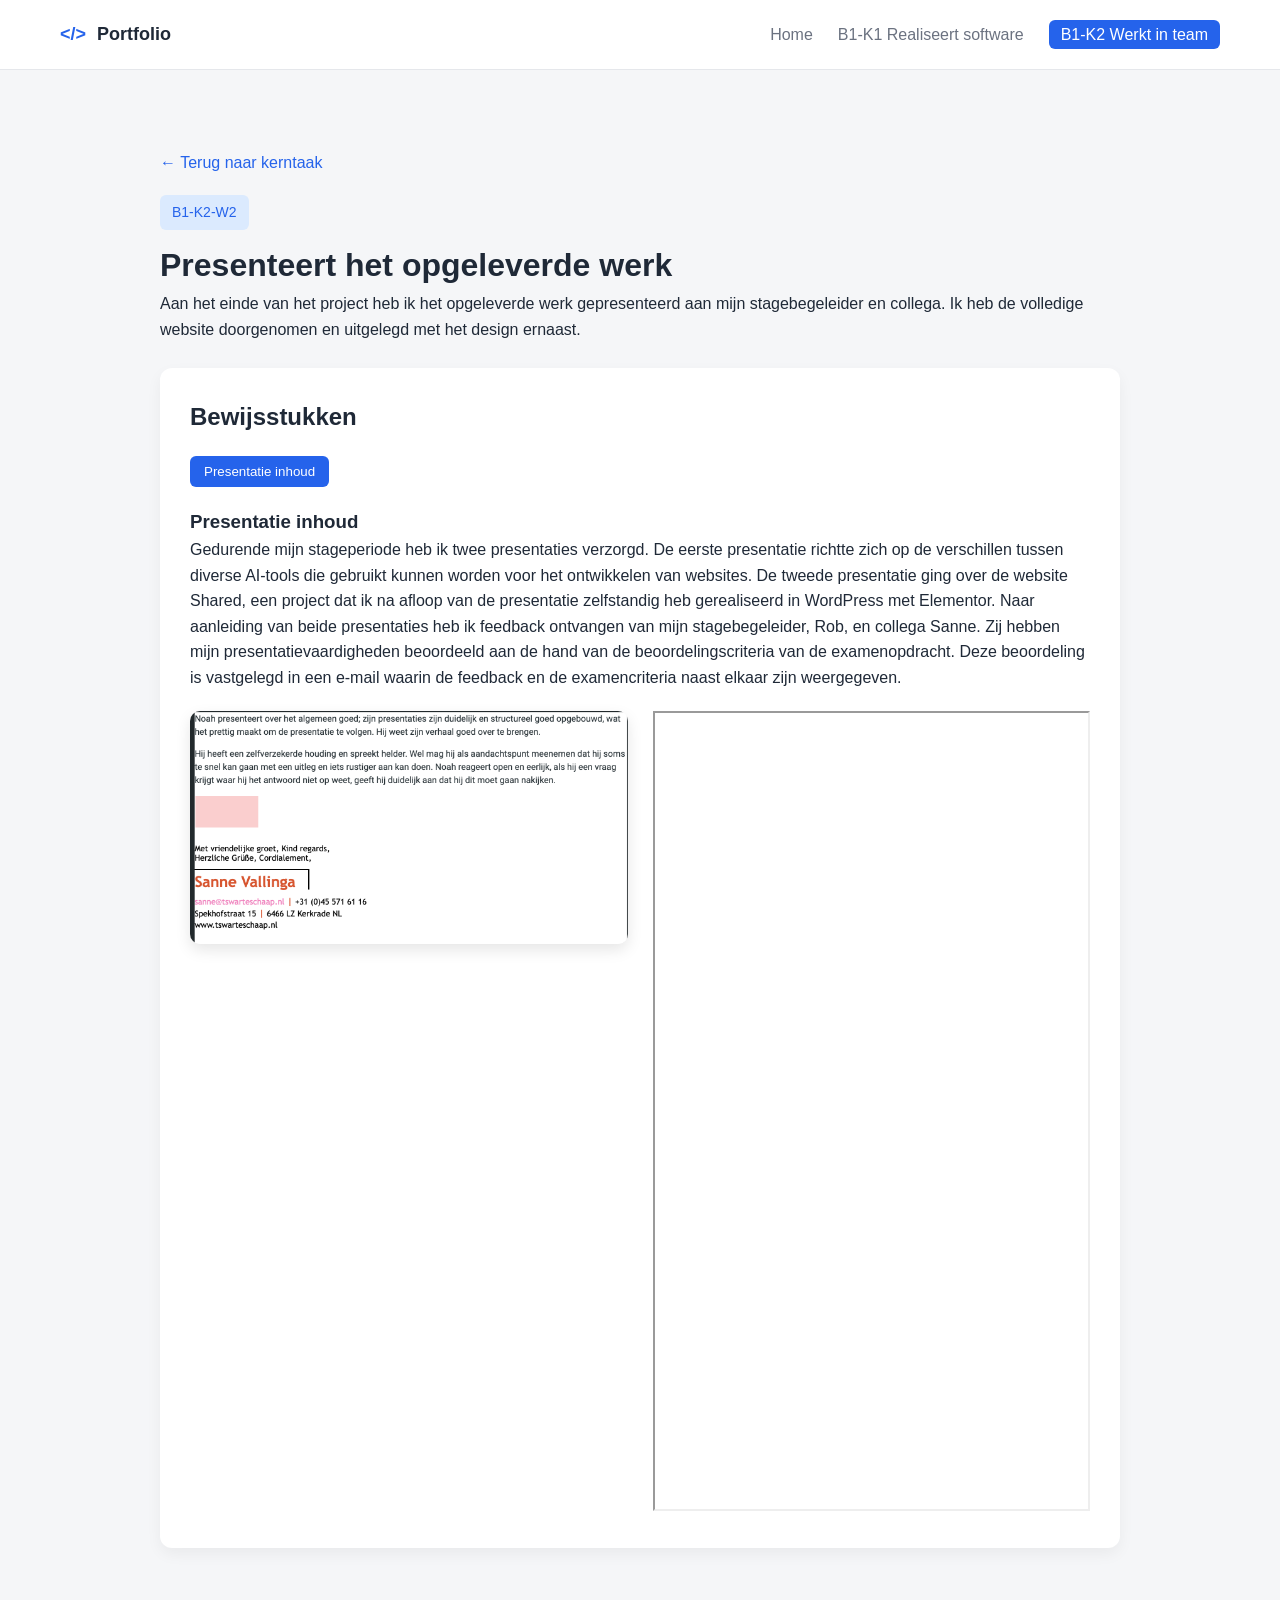
<file: werkprocessen/b1-k2-w2.html>
<!doctype html>
<html lang="nl">
  <head>
    <meta charset="UTF-8" />
    <meta name="viewport" content="width=device-width, initial-scale=1.0" />
    <title>B1-K2-W2 | Presenteert het opgeleverde werk</title>
    <link rel="stylesheet" href="../css/style.css" />
  </head>

  <body>
    <nav class="navbar">
      <div class="nav-container">
        <div class="logo">
          <span class="logo-icon">&lt;/&gt;</span>
          Portfolio
        </div>

        <ul class="nav-links">
          <li><a href="../index.html">Home</a></li>
          <li><a href="../kerntaken/b1-k1.html">B1-K1 Realiseert software</a></li>
          <li><a href="../kerntaken/b1-k2.html" class="active">B1-K2 Werkt in team</a></li>
        </ul>
      </div>
    </nav>

    <div class="bewijs-page">
      <a href="../kerntaken/b1-k2.html" class="back-link">← Terug naar kerntaak</a>

      <span class="tag">B1-K2-W2</span>

      <h1>Presenteert het opgeleverde werk</h1>

      <p class="intro">
        Aan het einde van het project heb ik het opgeleverde werk gepresenteerd aan mijn stagebegeleider en collega. Ik
        heb de volledige website doorgenomen en uitgelegd met het design ernaast.
        <br />
        <br />
      </p>

      <div class="info-card">
        <h2>Bewijsstukken</h2>

        <div class="tabs">
          <button class="tab active" data-tab="presentatie-inhoud">Presentatie inhoud</button>
        </div>

        <!-- TAB 1: Presentatie inhoud -->
        <div class="tab-content active" id="presentatie-inhoud">
          <h3>Presentatie inhoud</h3>

          <p>
            Gedurende mijn stageperiode heb ik twee presentaties verzorgd. De eerste presentatie richtte zich op de
            verschillen tussen diverse AI-tools die gebruikt kunnen worden voor het ontwikkelen van websites. De tweede
            presentatie ging over de website Shared, een project dat ik na afloop van de presentatie zelfstandig heb
            gerealiseerd in WordPress met Elementor. Naar aanleiding van beide presentaties heb ik feedback ontvangen
            van mijn stagebegeleider, Rob, en collega Sanne. Zij hebben mijn presentatievaardigheden beoordeeld aan de
            hand van de beoordelingscriteria van de examenopdracht. Deze beoordeling is vastgelegd in een e-mail waarin
            de feedback en de examencriteria naast elkaar zijn weergegeven.
          </p>

          <div class="screenshots-grid">
            <div class="screenshot-card">
              <img src="../assets/Swarte Schaap/Presenteren Sanne.png" alt="Presentatie slides" />
            </div>
            <div class="screenshot-card">
              <iframe
                src="../assets/Swarte Schaap/Reflectie over Noah Mollers.pdf"
                width="100%"
                height="800px"
              ></iframe>
            </div>
          </div>
        </div>

        <script src="../js/tabs.js"></script>
      </div>
    </div>
  </body>
</html>
</file>
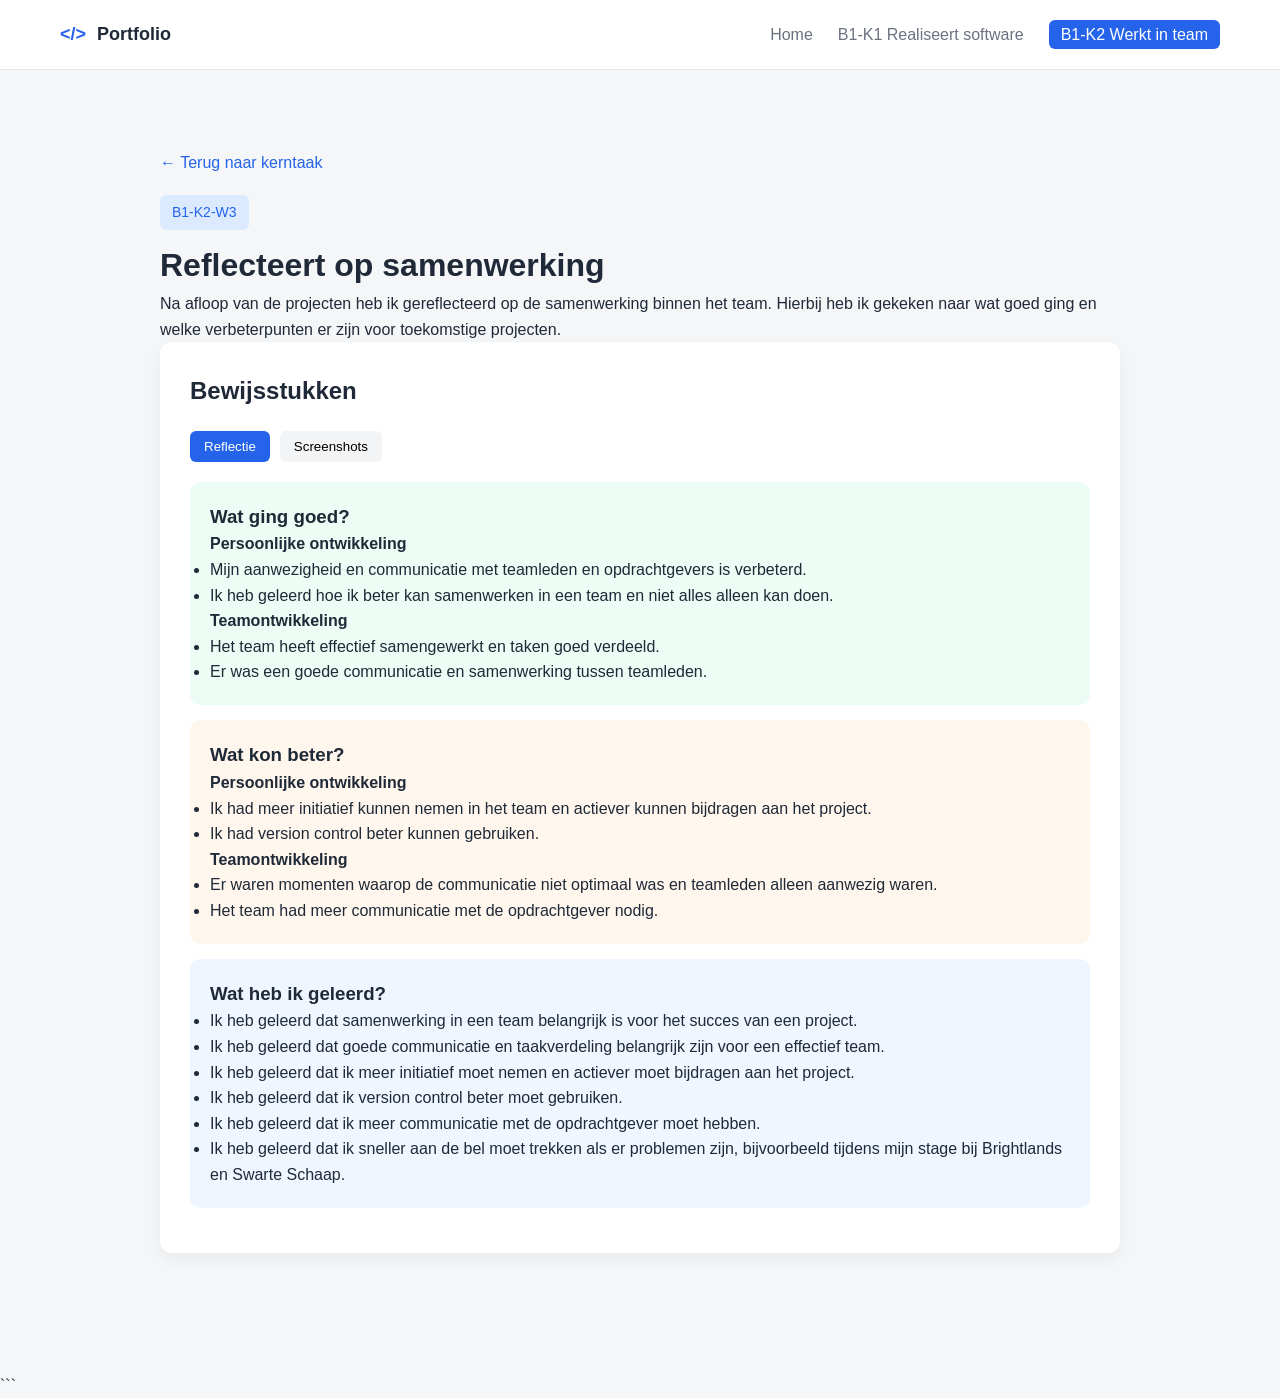
<file: werkprocessen/b1-k2-w3.html>
<!doctype html>
    <html lang="nl">
      <head>
        <meta charset="UTF-8" />
        <meta name="viewport" content="width=device-width, initial-scale=1.0" />
        <title>B1-K2-W3 | Reflecteert op samenwerking</title>
        <link rel="stylesheet" href="../css/style.css" />
      </head>

      <body>
        <nav class="navbar">
          <div class="nav-container">
            <div class="logo">
              <span class="logo-icon">&lt;/&gt;</span>
              Portfolio
            </div>

            <ul class="nav-links">
              <li><a href="../index.html">Home</a></li>
              <li><a href="../kerntaken/b1-k1.html">B1-K1 Realiseert software</a></li>
              <li><a href="../kerntaken/b1-k2.html" class="active">B1-K2 Werkt in team</a></li>
            </ul>
          </div>
        </nav>

        <main class="bewijs-page">
          <a href="../kerntaken/b1-k2.html" class="back-link">← Terug naar kerntaak</a>

          <span class="tag">B1-K2-W3</span>

          <h1>Reflecteert op samenwerking</h1>

          <p class="intro">
            Na afloop van de projecten heb ik gereflecteerd op de samenwerking binnen het team. Hierbij heb ik gekeken
            naar wat goed ging en welke verbeterpunten er zijn voor toekomstige projecten.
          </p>

          <div class="info-card">
            <h2>Bewijsstukken</h2>

            <div class="tabs">
              <button class="tab active" data-tab="reflectie">Reflectie</button>
              <button class="tab" data-tab="screenshots">Screenshots</button>
            </div>

            <div class="tab-content active" id="reflectie">
              <div class="reflectie-card green">
                <h3>Wat ging goed?</h3>

                <h4>Persoonlijke ontwikkeling</h4>
                <ul>
                  <li>Mijn aanwezigheid en communicatie met teamleden en opdrachtgevers is verbeterd.</li>
                  <li>Ik heb geleerd hoe ik beter kan samenwerken in een team en niet alles alleen kan doen.</li>
                </ul>

                <h4>Teamontwikkeling</h4>
                <ul>
                  <li>Het team heeft effectief samengewerkt en taken goed verdeeld.</li>
                  <li>Er was een goede communicatie en samenwerking tussen teamleden.</li>
                </ul>
              </div>

              <div class="reflectie-card orange">
                <h3>Wat kon beter?</h3>

                <h4>Persoonlijke ontwikkeling</h4>
                <ul>
                  <li>Ik had meer initiatief kunnen nemen in het team en actiever kunnen bijdragen aan het project.</li>
                  <li>Ik had version control beter kunnen gebruiken.</li>
                </ul>

                <h4>Teamontwikkeling</h4>
                <ul>
                  <li>
                    Er waren momenten waarop de communicatie niet optimaal was en teamleden alleen aanwezig waren.
                  </li>
                  <li>Het team had meer communicatie met de opdrachtgever nodig.</li>
                </ul>
              </div>

              <div class="reflectie-card blue">
                <h3>Wat heb ik geleerd?</h3>

                <ul>
                  <li>Ik heb geleerd dat samenwerking in een team belangrijk is voor het succes van een project.</li>
                  <li>
                    Ik heb geleerd dat goede communicatie en taakverdeling belangrijk zijn voor een effectief team.
                  </li>
                  <li>Ik heb geleerd dat ik meer initiatief moet nemen en actiever moet bijdragen aan het project.</li>
                  <li>Ik heb geleerd dat ik version control beter moet gebruiken.</li>
                  <li>Ik heb geleerd dat ik meer communicatie met de opdrachtgever moet hebben.</li>
                  <li>
                    Ik heb geleerd dat ik sneller aan de bel moet trekken als er problemen zijn, bijvoorbeeld tijdens
                    mijn stage bij Brightlands en Swarte Schaap.
                  </li>
                </ul>
              </div>
            </div>

            <div class="tab-content" id="screenshots">
              <h3>Screenshots</h3>

              <div class="screenshot-card">
                <iframe
                  src="../assets/Swarte Schaap/Reflectie over Noah Mollers.pdf"
                  width="100%"
                  height="500px"
                  title="Reflectie over Noah Mollers"
                ></iframe>
              </div>

              <div class="screenshot-card">
              <img src="../assets/Swarte Schaap/Reflectie Sanne.png" />
            </div>
          </div>
        </main>

        <script src="../js/tabs.js"></script>
      </body>
    </html>
    ```
  </ul>
</div>
</file>
<file: css/style.css>
/* =========================
   BASIS
========================= */

*{
box-sizing:border-box;
margin:0;
padding:0;
}

body{
font-family:Arial, Helvetica, sans-serif;
background:#f5f6f8;
color:#1f2937;
line-height:1.6;
}

img,video{
max-width:100%;
height:auto;
}

a{
text-decoration:none;
color:inherit;
}


/* =========================
   NAVBAR
========================= */

.navbar{
background:white;
border-bottom:1px solid #e5e7eb;
position:sticky;
top:0;
z-index:100;
}

.nav-container{
max-width:1200px;
margin:auto;
display:flex;
justify-content:space-between;
align-items:center;
padding:20px;
}

.logo{
font-weight:600;
font-size:18px;
}

.logo-icon{
color:#2563eb;
margin-right:6px;
}

.nav-links{
list-style:none;
display:flex;
gap:25px;
}

.nav-links li{
color:#6b7280;
cursor:pointer;
}

.nav-links .active{
background:#2563eb;
color:white;
padding:6px 12px;
border-radius:6px;
}


/* =========================
   HERO
========================= */

.hero{
text-align:center;
padding:80px 20px 50px;
max-width:900px;
margin:auto;
}

.hero h1{
font-size:48px;
margin-bottom:10px;
}

.subtitle{
font-size:18px;
color:#6b7280;
}

.description{
margin:20px auto;
max-width:600px;
color:#6b7280;
}

.hero-buttons{
margin-top:30px;
display:flex;
justify-content:center;
gap:15px;
flex-wrap:wrap;
}


/* =========================
   BUTTONS
========================= */

.btn-primary,
.btn-outline{
padding:12px 22px;
border-radius:8px;
display:inline-block;
}

.btn-primary{
background:#2563eb;
color:white;
}

.btn-outline{
border:1px solid #2563eb;
color:#2563eb;
}


/* =========================
   KERNTAKEN
========================= */

.kerntaken{
max-width:1100px;
margin:auto;
padding:40px 20px 60px;
}

.kerntaken h2{
text-align:center;
margin-bottom:40px;
font-size:28px;
}

.kerntaak-grid{
display:grid;
grid-template-columns:1fr 1fr;
gap:30px;
}

.kerntaak-card{
background:white;
padding:30px;
border-radius:12px;
box-shadow:0 8px 20px rgba(0,0,0,.05);
transition:.2s;
}

.kerntaak-card:hover{
transform:translateY(-4px);
}

.card-icon{
width:40px;
height:40px;
display:flex;
align-items:center;
justify-content:center;
border-radius:8px;
background:#dbeafe;
margin-bottom:20px;
}

.card-link{
color:#2563eb;
font-weight:500;
margin-top:15px;
display:inline-block;
}


/* =========================
   KERNTAAK PAGINA
========================= */

.kerntaak-page{
max-width:900px;
margin:auto;
padding:80px 20px;
}

.tag{
background:#dbeafe;
color:#2563eb;
padding:6px 12px;
border-radius:6px;
font-size:14px;
display:inline-block;
margin-bottom:10px;
}

.kerntaak-description{
color:#6b7280;
margin-bottom:40px;
}


/* =========================
   WERKPROCESSEN
========================= */

.werkproces-card{
display:flex;
gap:20px;
background:white;
padding:25px;
border-radius:12px;
margin-bottom:20px;
box-shadow:0 6px 15px rgba(0,0,0,.05);
}

.werkproces-icon{
width:70px;
height:70px;
background:#dbeafe;
display:flex;
align-items:center;
justify-content:center;
border-radius:10px;
font-size:24px;
flex-shrink:0;
}


/* =========================
   BEWIJS PAGINA
========================= */

.bewijs-page{
max-width:1000px;
margin:auto;
padding:80px 20px;
}

.back-link{
color:#2563eb;
display:block;
margin-bottom:20px;
}

.info-card,
.usecase-card{
background:white;
padding:30px;
border-radius:12px;
box-shadow:0 6px 15px rgba(0,0,0,.05);
margin-bottom:40px;
}

.info-grid{
display:grid;
grid-template-columns:1fr 1fr;
gap:40px;
margin-top:20px;
}

.tags span{
background:#dbeafe;
color:#2563eb;
padding:6px 10px;
border-radius:6px;
margin:6px 6px 0 0;
display:inline-block;
}

.tools span{
background:#e5e7eb;
padding:6px 10px;
border-radius:6px;
margin-right:6px;
}


/* =========================
   TABS
========================= */

.tabs{
display:flex;
gap:10px;
margin:20px 0;
overflow-x:auto;
}

.tab{
padding:8px 14px;
background:#f3f4f6;
border-radius:6px;
border:none;
cursor:pointer;
white-space:nowrap;
}

.tab.active{
background:#2563eb;
color:white;
}

.tab-content{
display:none;
}

.tab-content.active{
display:block;
}

.bewijs-item{
display:block;
margin-bottom:10px;
color:#2563eb;
}


/* =========================
   MEDIA (screenshots / video)
========================= */

.screenshots-grid,
.usecase-grid{
display:grid;
grid-template-columns:1fr 1fr;
gap:25px;
margin-top:20px;
}

.screenshots-grid img{
width:100%;
border-radius:10px;
box-shadow:0 6px 15px rgba(0,0,0,.1);
}


/* =========================
   ONDERBOUWING
========================= */

.onderbouwing{
margin-top:15px;
}

.onderbouwing h3{
font-size:18px;
margin-bottom:10px;
}

.onderbouwing-lijst{
list-style:none;
}

.onderbouwing-lijst li{
background:#f9fafb;
padding:12px;
border-radius:8px;
margin-bottom:10px;
font-size:14px;
line-height:1.5;
}


/* =========================
   CODE
========================= */

.code-block{
background:#111827;
color:#e5e7eb;
padding:20px;
border-radius:10px;
margin-top:20px;
overflow-x:auto;
font-family:monospace;
font-size:14px;
}

.code-block pre{
margin:0;
}


/* =========================
   REFLECTIE
========================= */

.reflectie-card{
padding:20px;
border-radius:10px;
margin-bottom:15px;
}

.green{background:#ecfdf5;}
.orange{background:#fff7ed;}
.blue{background:#eff6ff;}
.purple{background:#f5f3ff;}


/* =========================
   RESULTAAT
========================= */

.resultaat{
background:#e0ecff;
padding:30px;
border-radius:12px;
margin-top:40px;
}

.result-buttons{
margin-top:20px;
display:flex;
gap:10px;
flex-wrap:wrap;
}


/* =========================
   FOOTER
========================= */

footer{
text-align:center;
padding:40px;
color:#6b7280;
}


/* =========================
   RESPONSIVE
========================= */

@media (max-width:900px){

.kerntaak-grid,
.info-grid{
grid-template-columns:1fr;
}

.werkproces-card{
flex-direction:column;
}

}

@media (max-width:768px){

.screenshots-grid,
.usecase-grid{
grid-template-columns:1fr;
}

}

@media (max-width:600px){

.nav-container{
flex-direction:column;
gap:15px;
}

.nav-links{
flex-wrap:wrap;
justify-content:center;
gap:10px;
}

.hero{
padding:60px 20px;
}

.hero h1{
font-size:32px;
}

.subtitle{
font-size:16px;
}

.description{
font-size:14px;
}

.kerntaken,
.bewijs-page{
padding:40px 20px;
}

}

.testcase-grid{
display:grid;
grid-template-columns:1fr 1fr;
gap:30px;
margin-top:20px;
}

.testcase-block h4{
margin-bottom:10px;
}

.test-table{
width:100%;
border-collapse:collapse;
}

.test-table th{
background:#f3f4f6;
padding:10px;
text-align:left;
}

.test-table td{
padding:10px;
border-bottom:1px solid #e5e7eb;
font-size:14px;
}

@media (max-width:900px){

.testcase-grid{
grid-template-columns:1fr;
}

}

.planning-table{
width:100%;
border-collapse:collapse;
margin-top:20px;
}

.planning-table th{
background:#f3f4f6;
padding:12px;
text-align:left;
font-weight:600;
}

.planning-table td{
padding:12px;
border-bottom:1px solid #e5e7eb;
font-size:14px;
}

.planning-table tr:hover{
background:#f9fafb;
}
</file>
